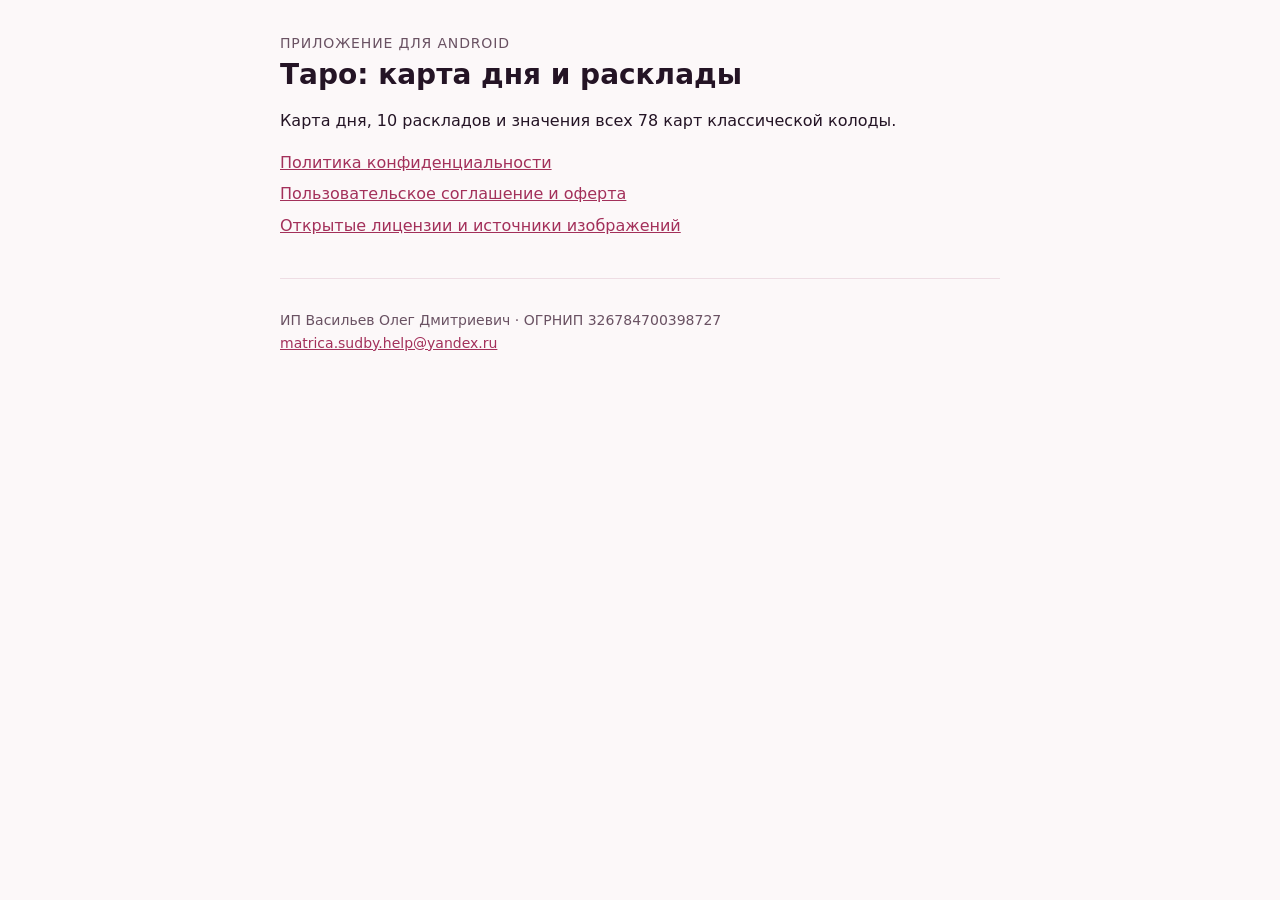
<file: index.html>
<!doctype html>
<html lang="ru">
  <head>
    <meta charset="utf-8" />
    <meta name="viewport" content="width=device-width, initial-scale=1" />
    <title>Таро: карта дня и расклады</title>
    <link rel="stylesheet" href="style.css" />
  </head>
  <body>
    <main>
      <p class="app">Приложение для Android</p>
      <h1>Таро: карта дня и расклады</h1>
      <p>Карта дня, 10 раскладов и значения всех 78 карт классической колоды.</p>
      <ul class="links">
        <li><a href="privacy.html">Политика конфиденциальности</a></li>
        <li><a href="terms.html">Пользовательское соглашение и оферта</a></li>
        <li><a href="licenses.html">Открытые лицензии и источники изображений</a></li>
      </ul>
      <footer>
        <p>
          ИП Васильев Олег Дмитриевич · ОГРНИП 326784700398727<br />
          <a href="mailto:matrica.sudby.help@yandex.ru">matrica.sudby.help@yandex.ru</a>
        </p>
      </footer>
    </main>
  </body>
</html>
</file>
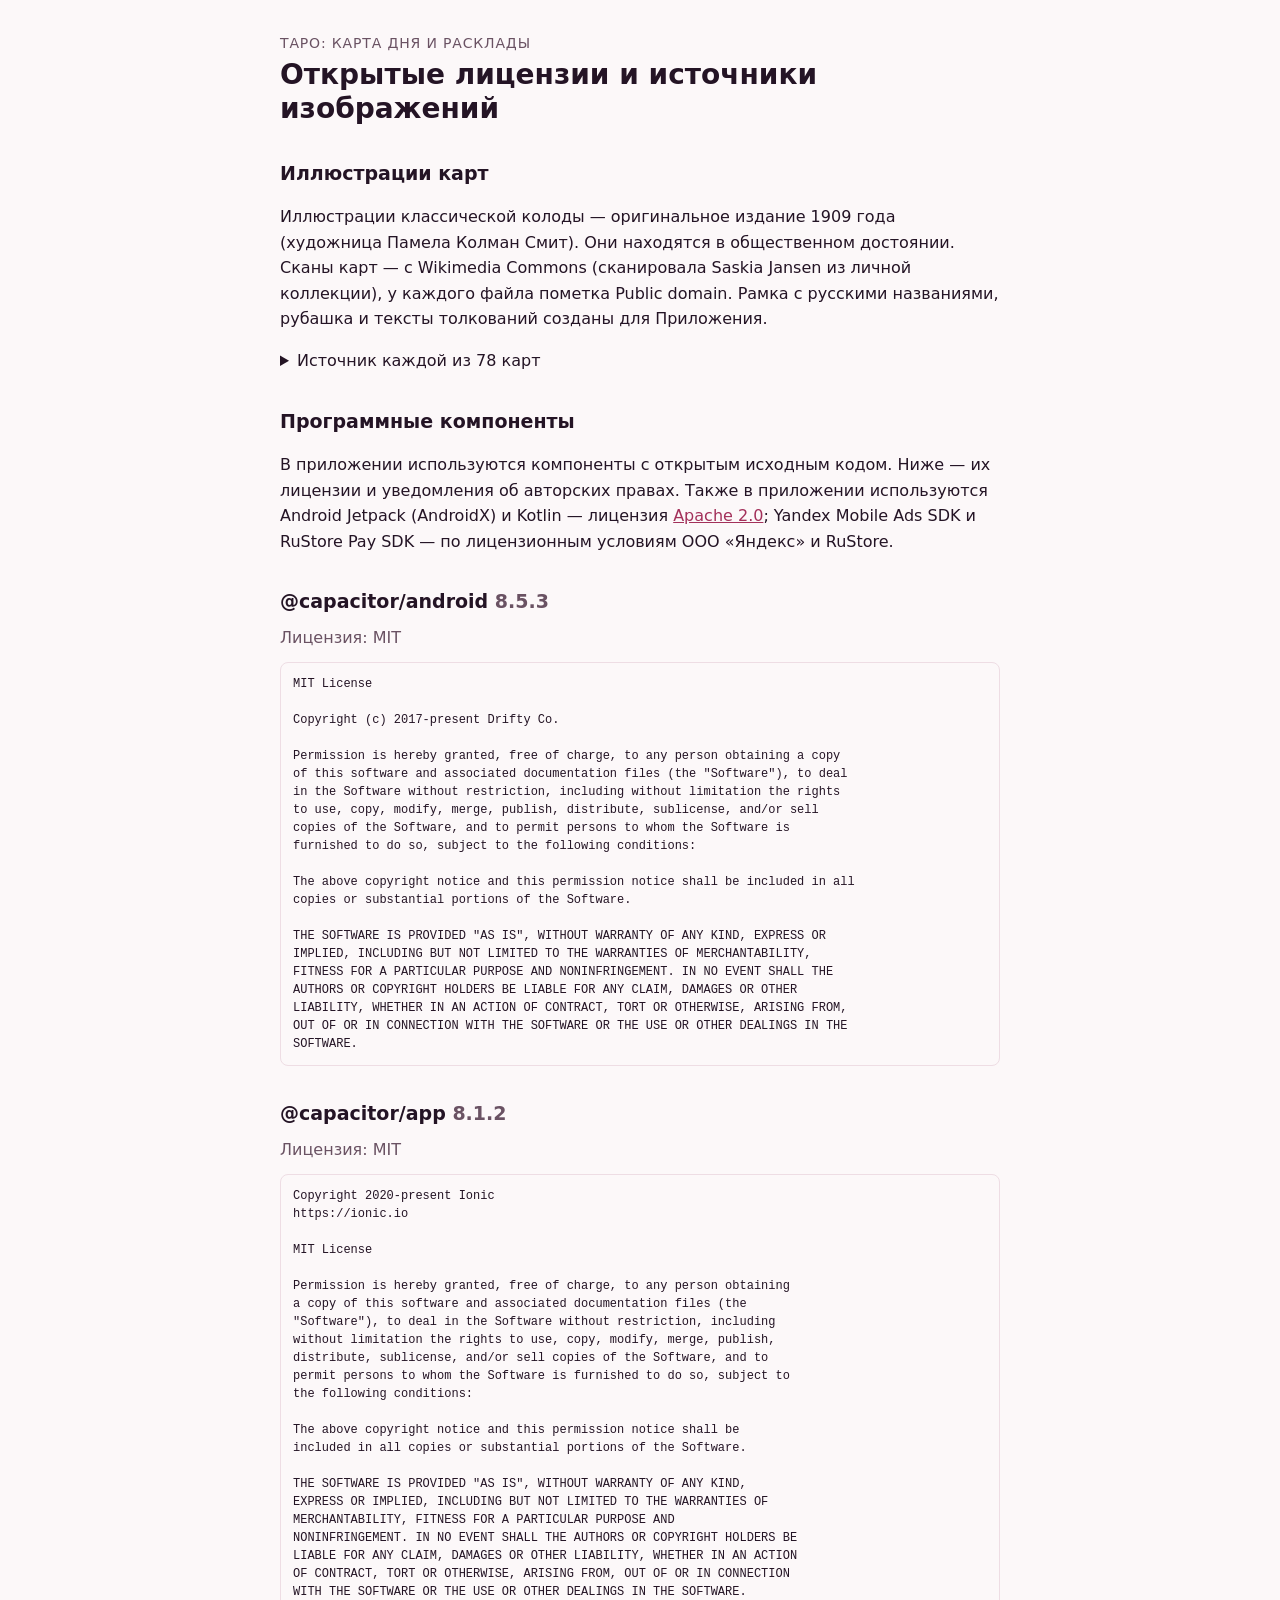
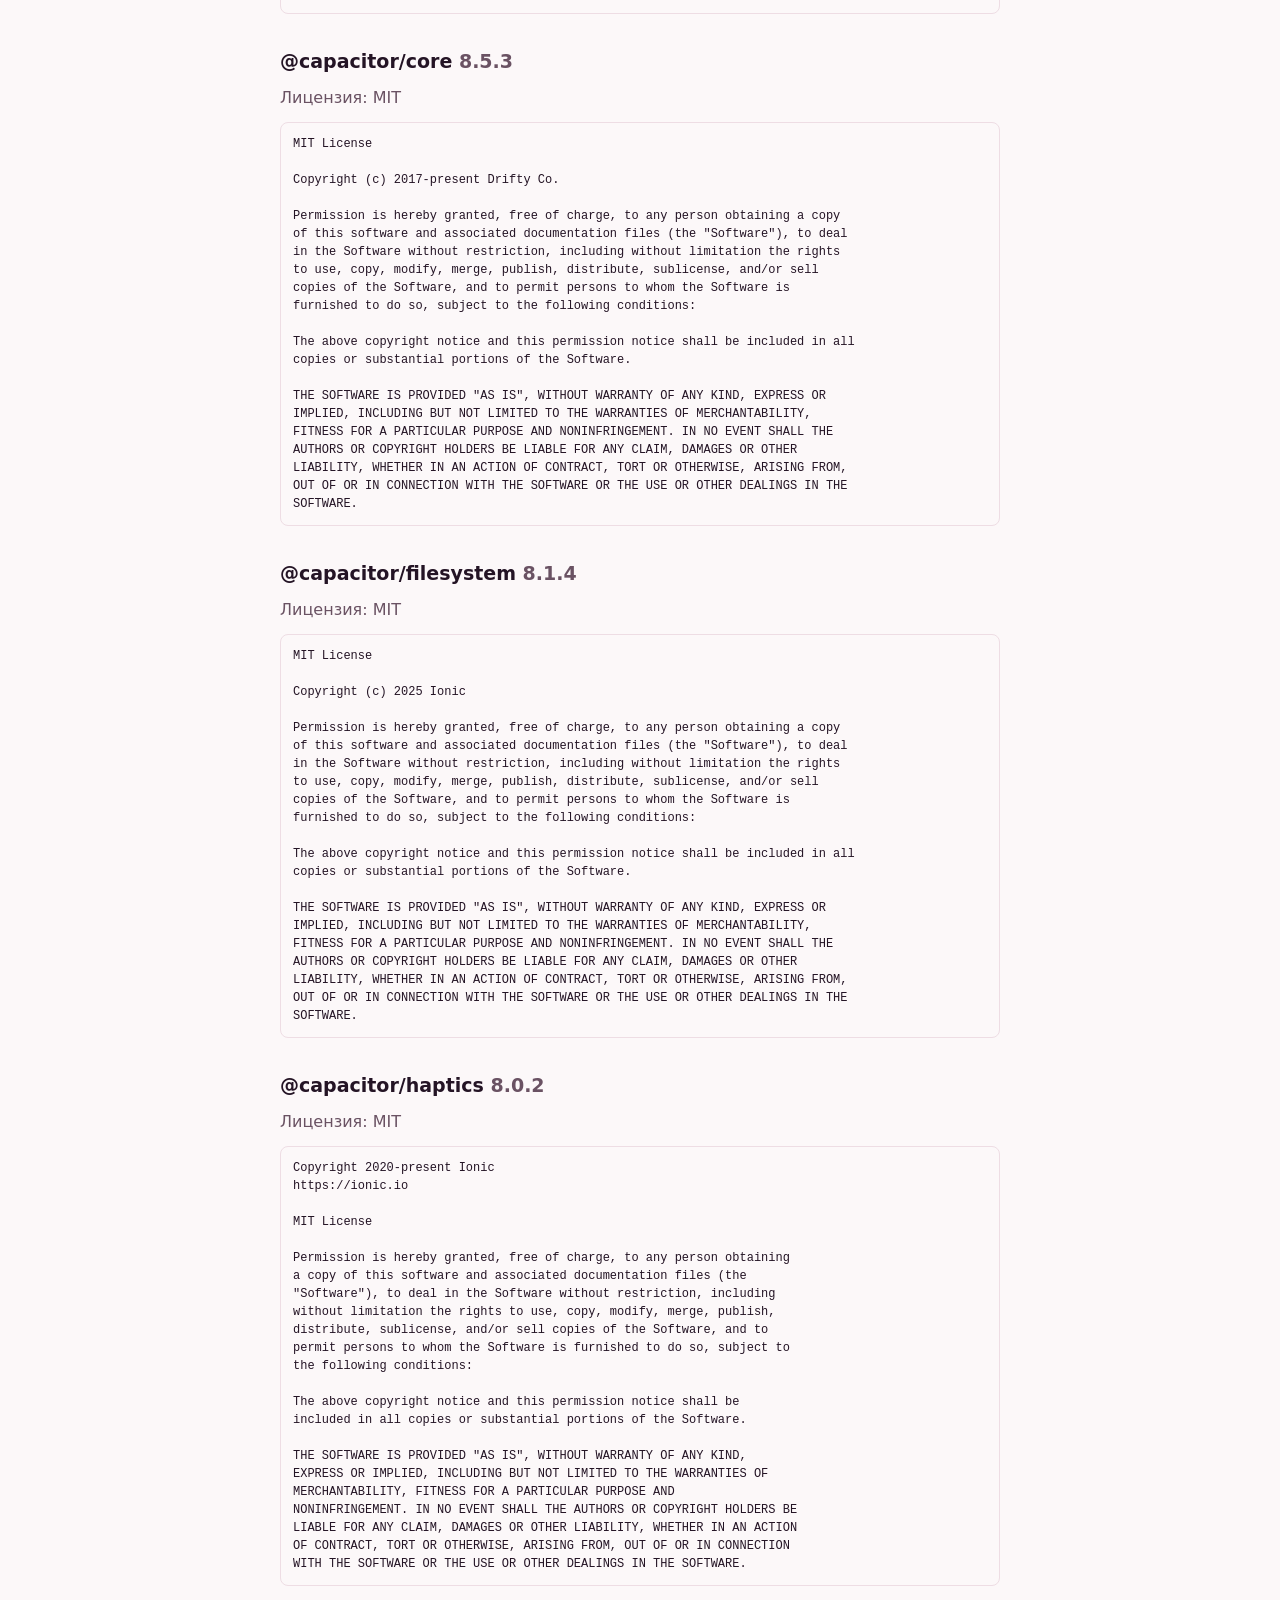
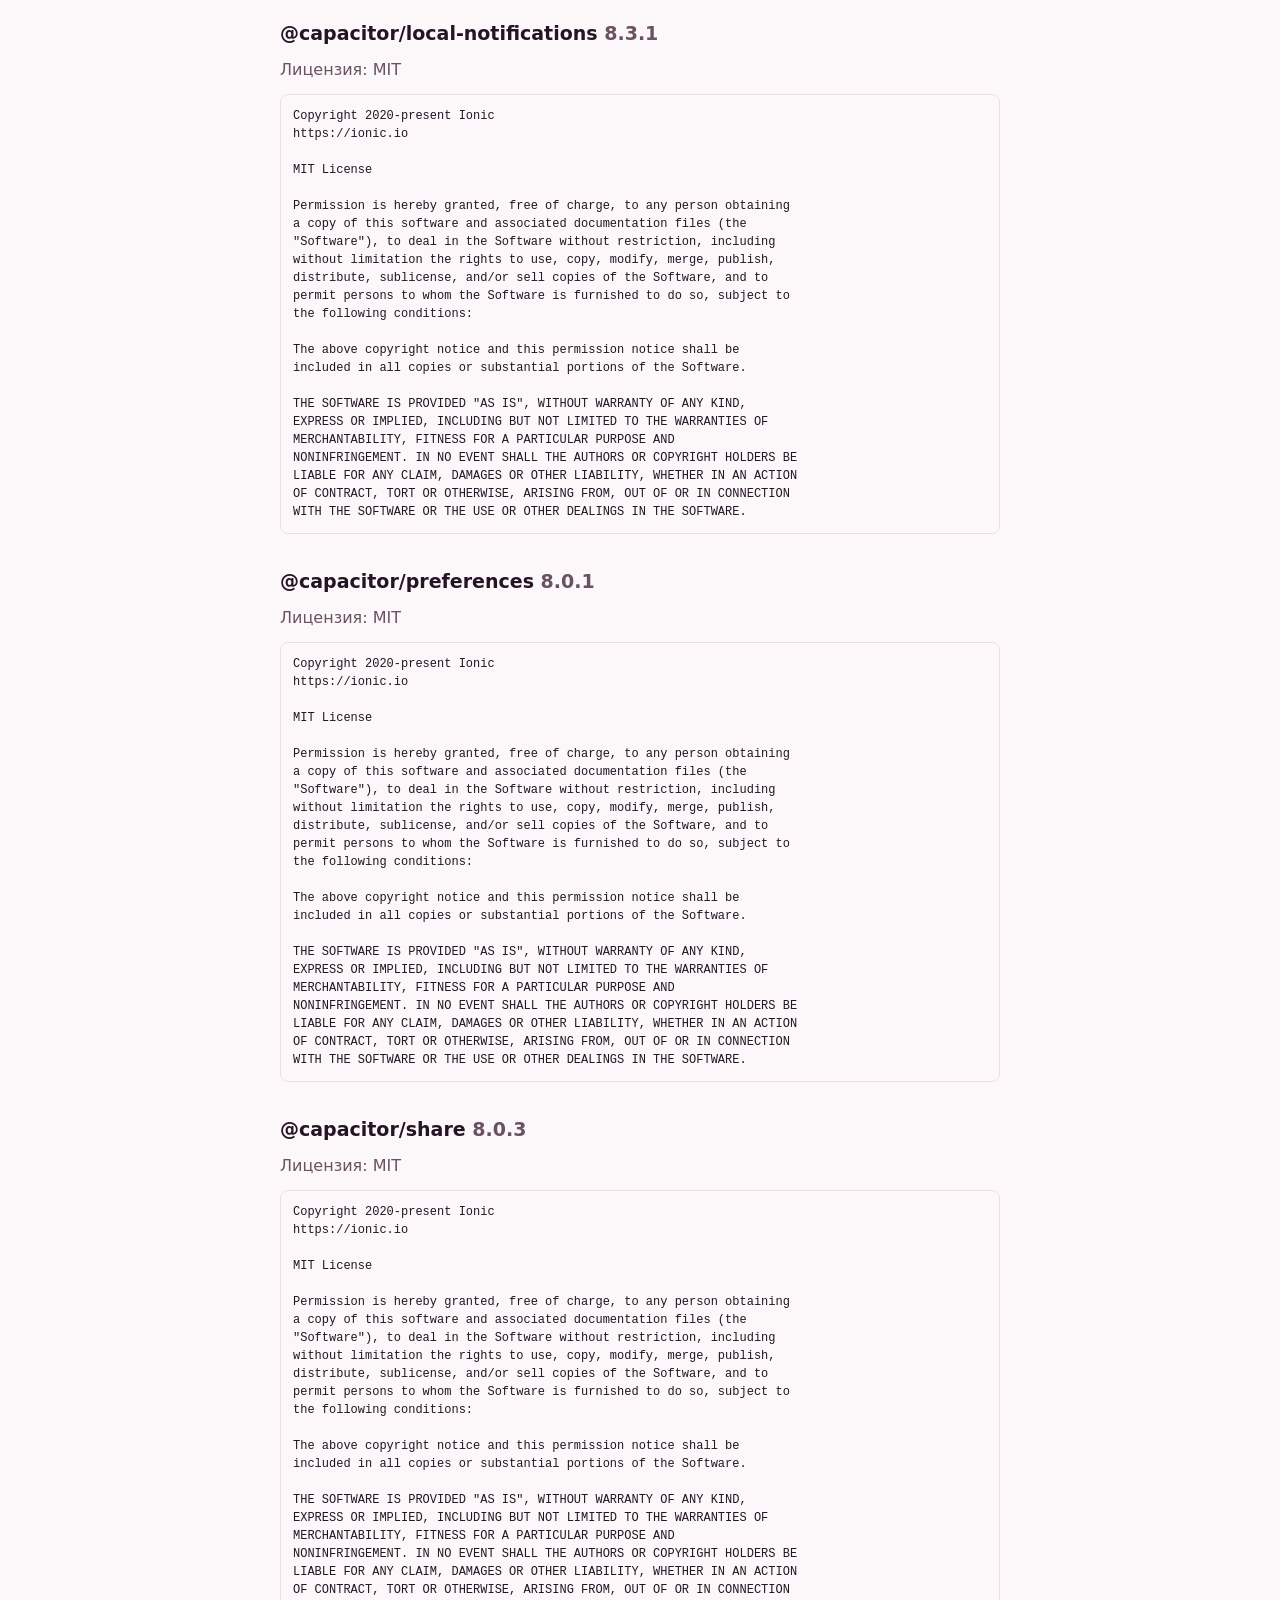
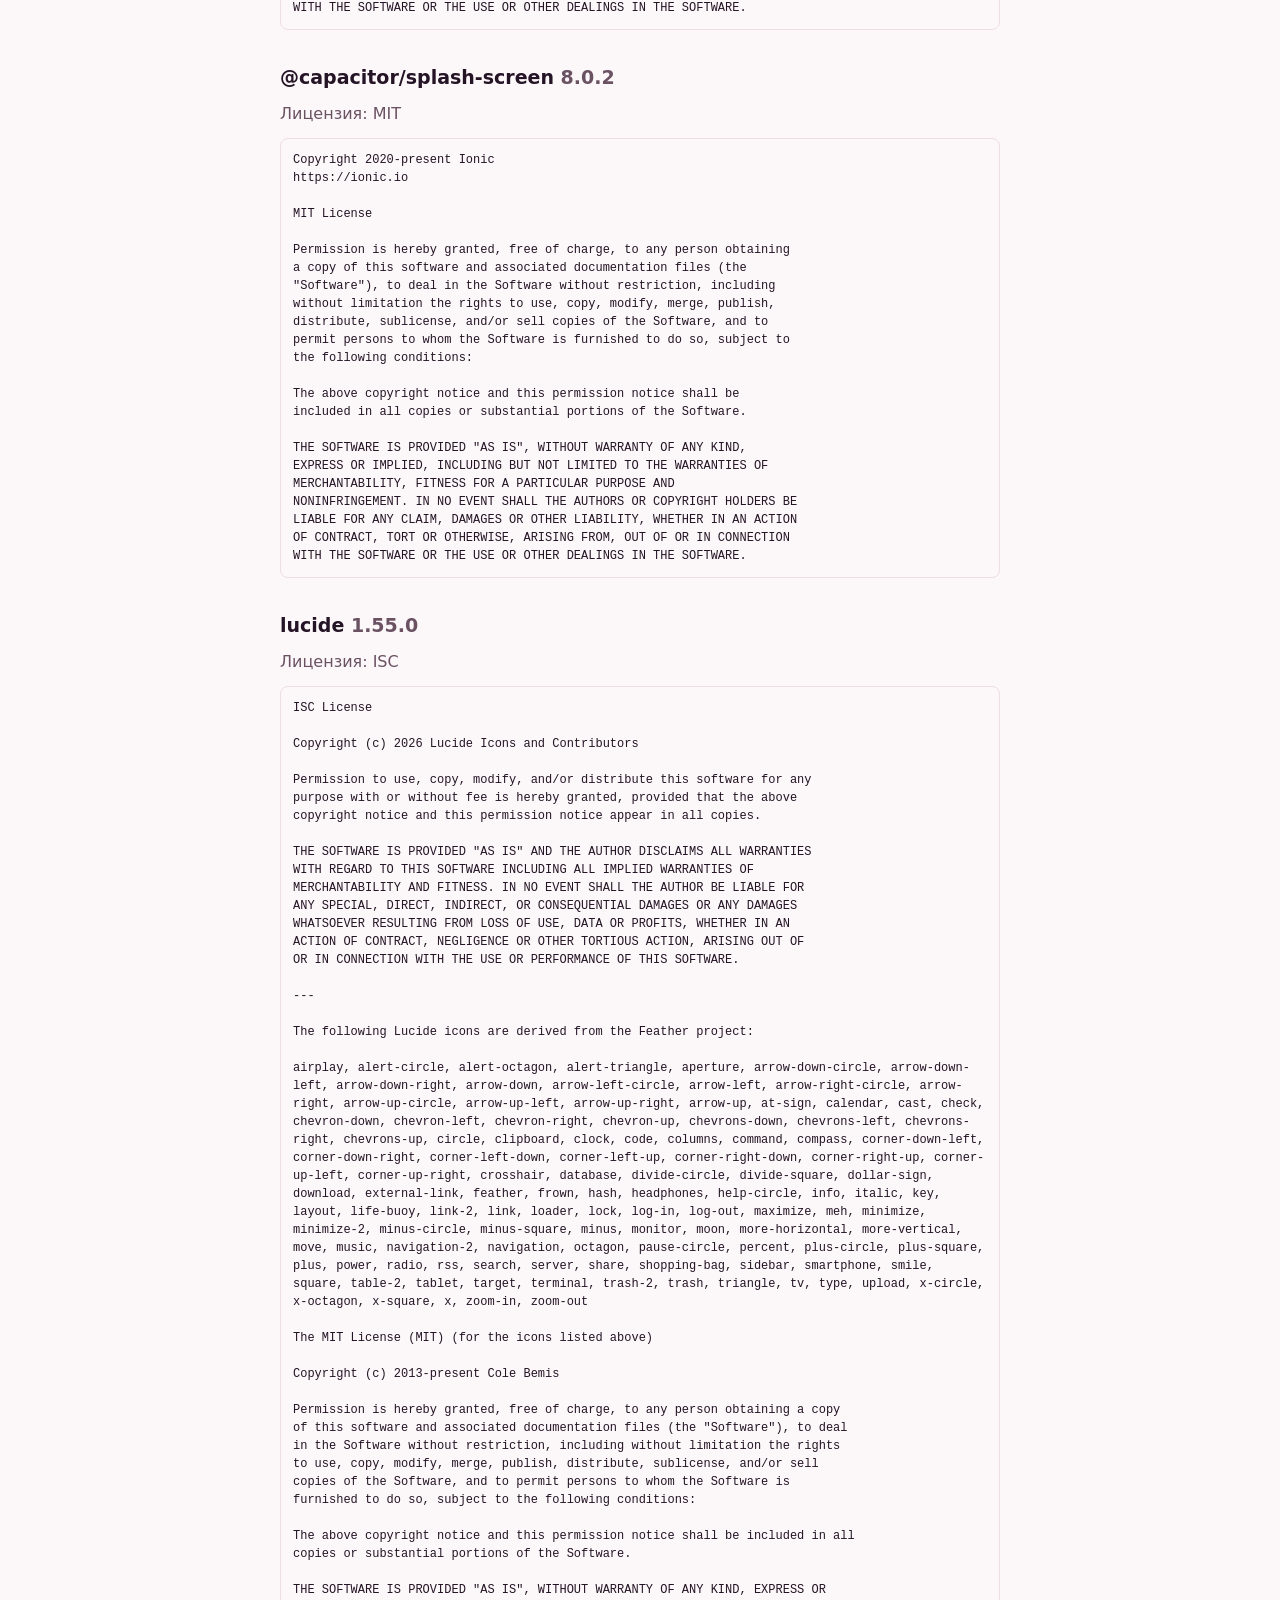
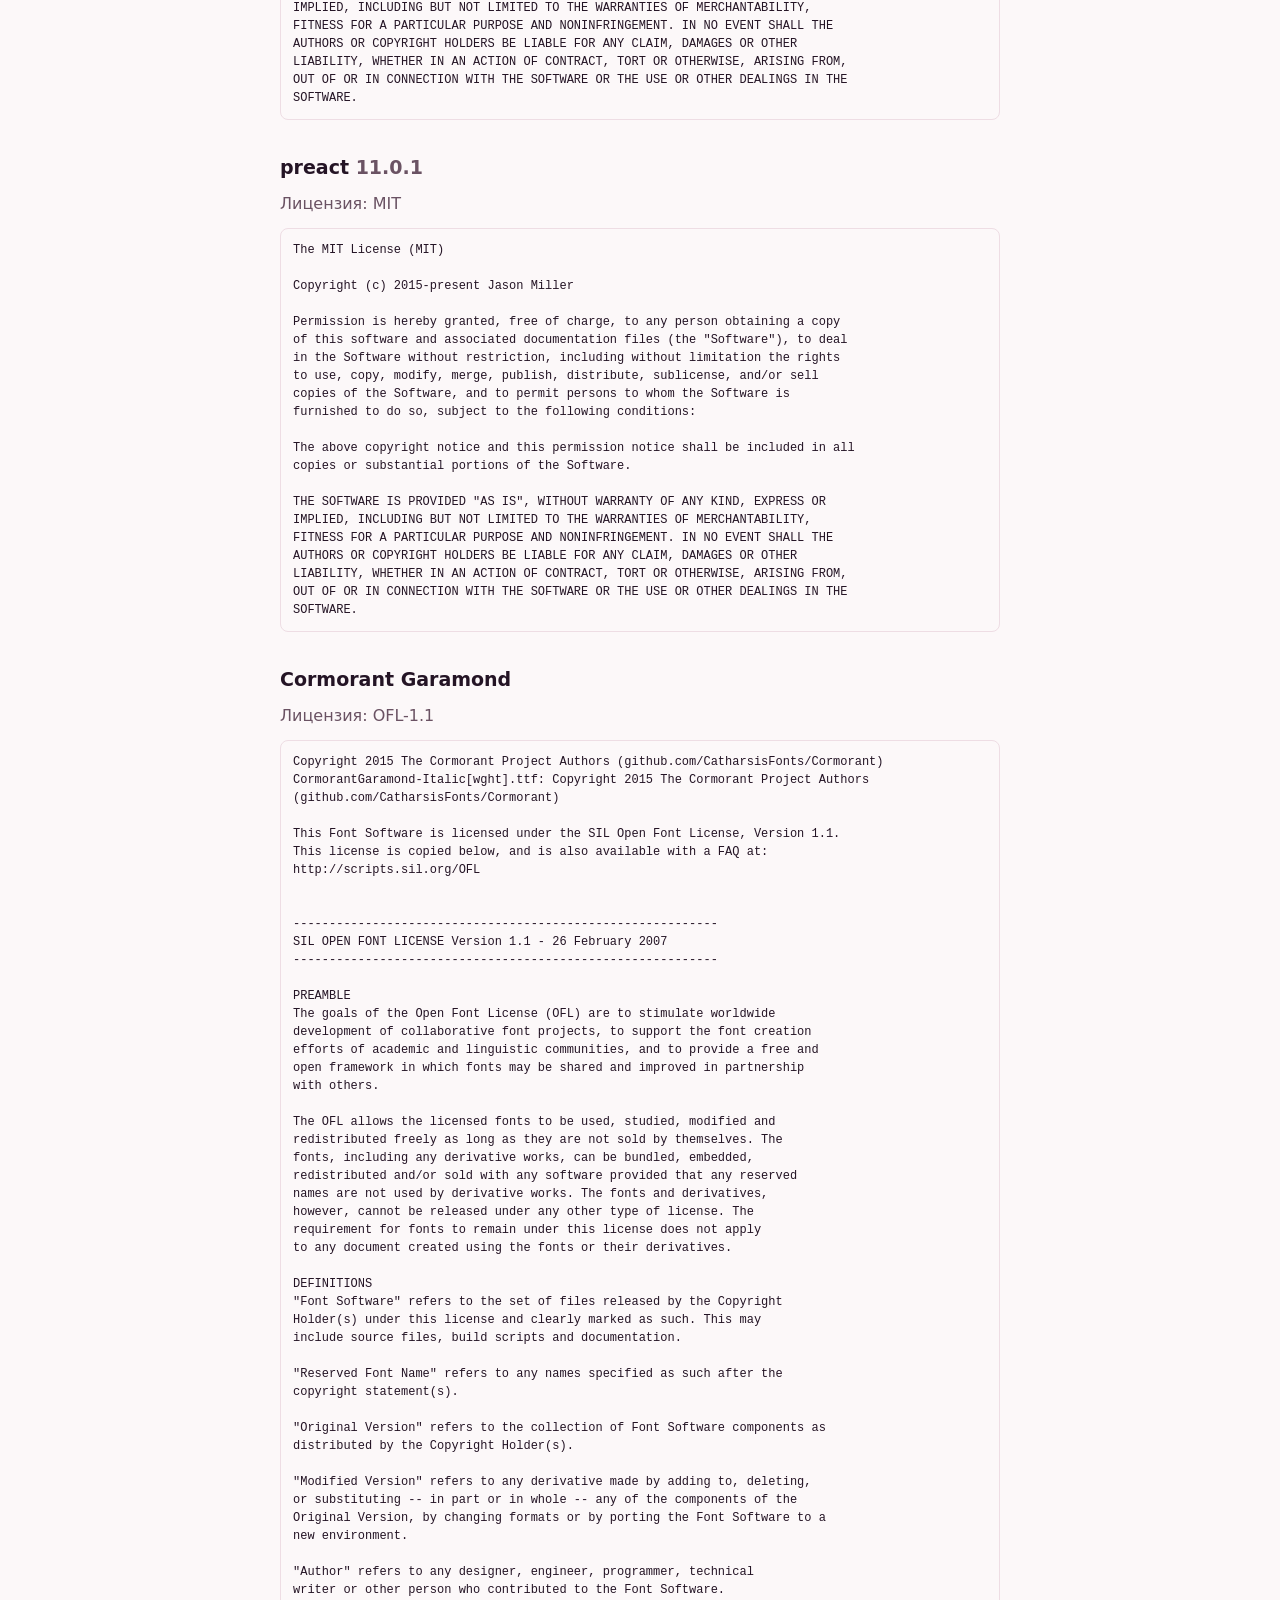
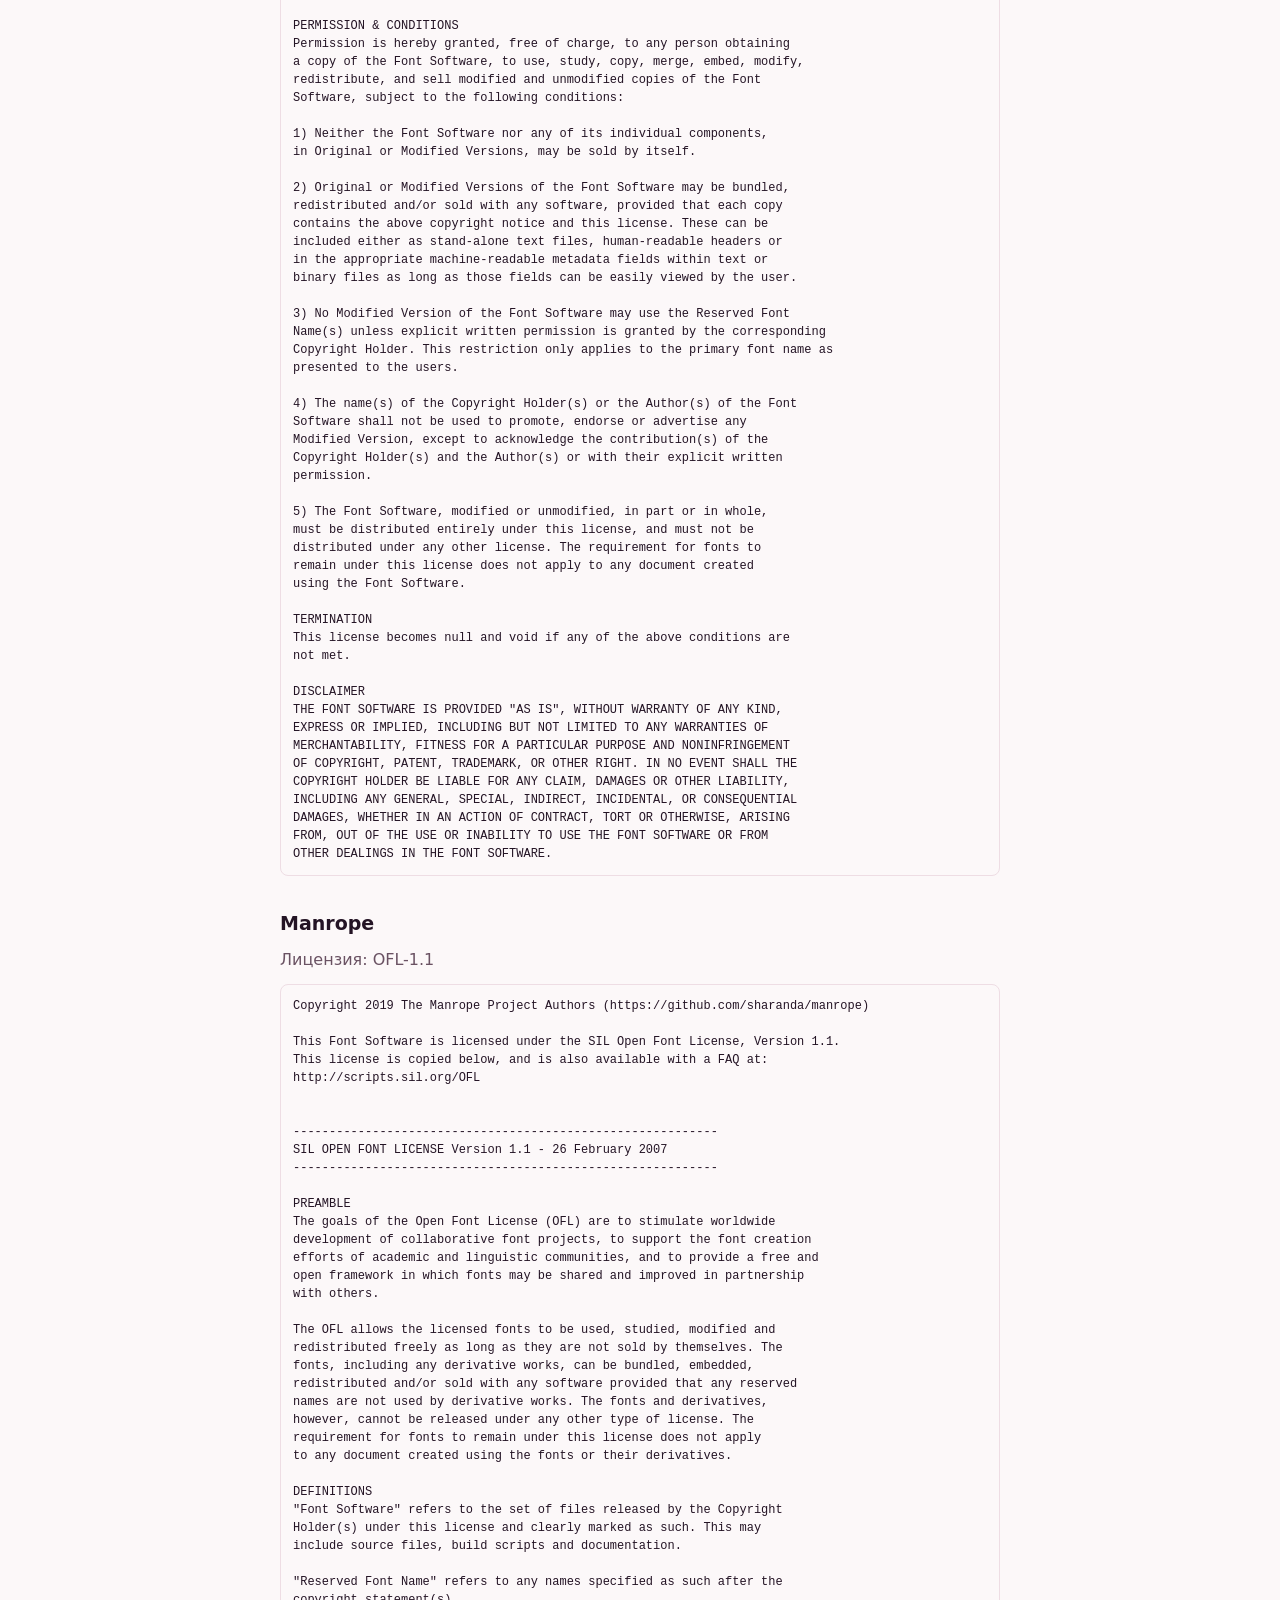
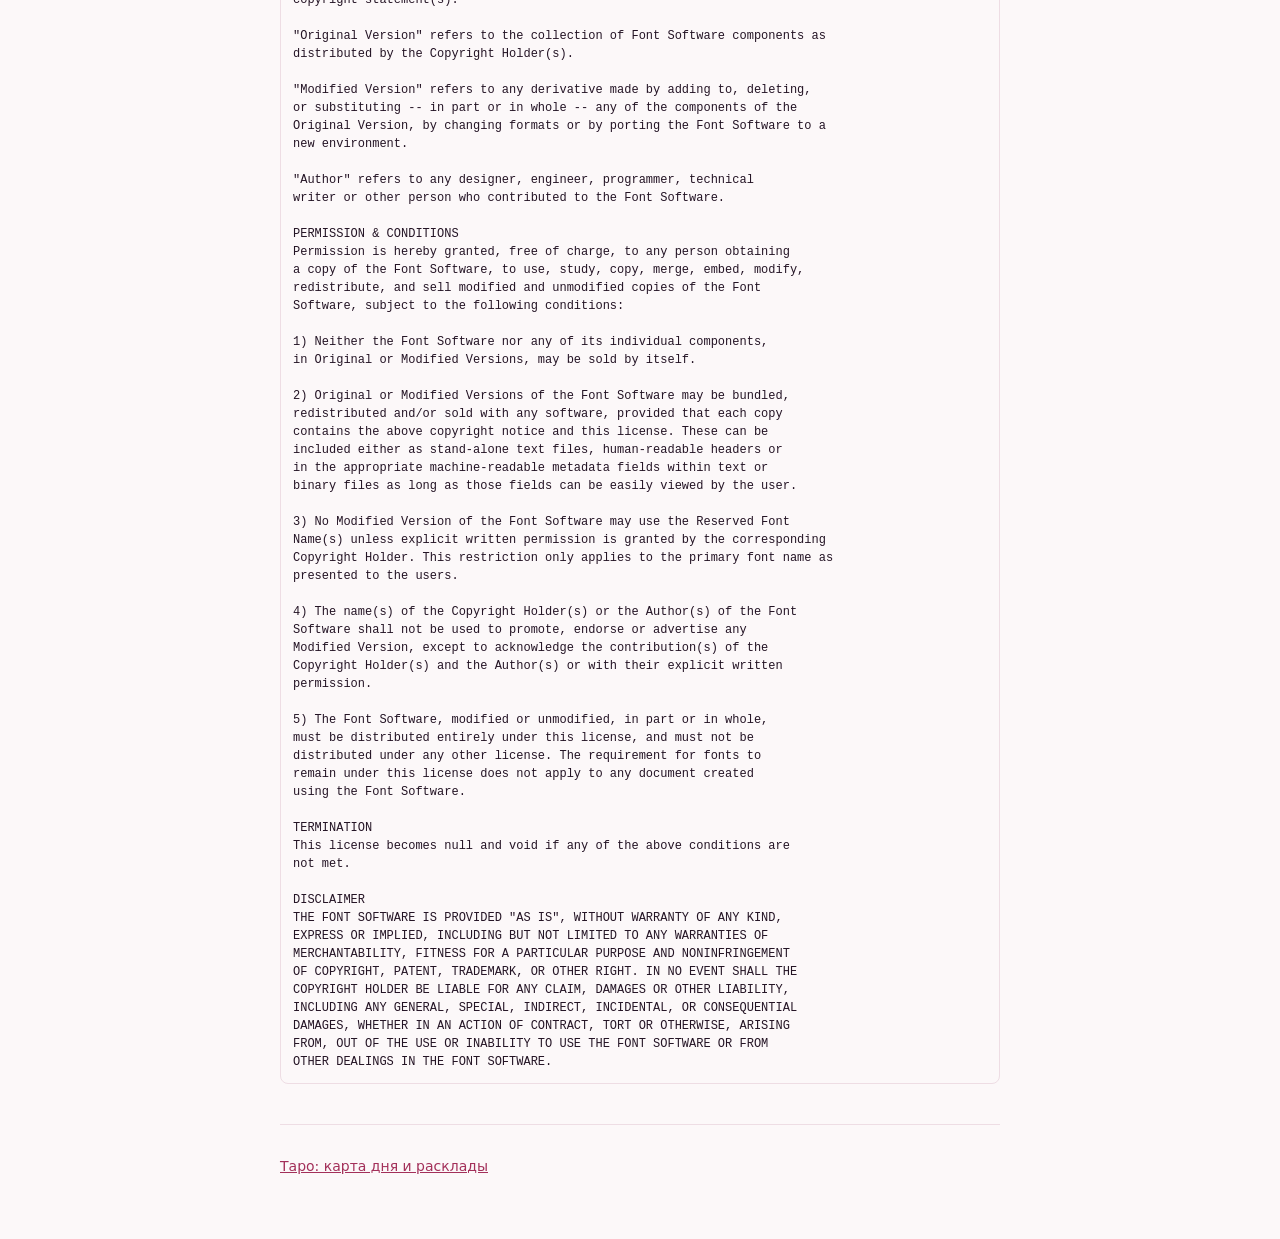
<file: licenses.html>
<!doctype html>
<html lang="ru">
  <head>
    <meta charset="utf-8" />
    <meta name="viewport" content="width=device-width, initial-scale=1" />
    <title>Открытые лицензии — Таро: карта дня и расклады</title>
    <link rel="stylesheet" href="style.css" />
  </head>
  <body>
    <main>
      <p class="app">Таро: карта дня и расклады</p>
      <h1>Открытые лицензии и источники изображений</h1>

      <h2>Иллюстрации карт</h2>
      <p>
        Иллюстрации классической колоды — оригинальное издание 1909 года (художница Памела Колман Смит). Они находятся
        в общественном достоянии. Сканы карт — с Wikimedia Commons (сканировала Saskia Jansen из личной коллекции), у каждого
        файла пометка Public domain. Рамка с русскими названиями, рубашка и тексты толкований созданы для Приложения.
      </p>
      <details>
        <summary>Источник каждой из 78 карт</summary>
        <ul>
          <li>Шут — <a href="https://commons.wikimedia.org/wiki/File:RWS1909_-_00_Fool.jpeg">RWS1909 - 00 Fool.jpeg</a></li>
          <li>Маг — <a href="https://commons.wikimedia.org/wiki/File:RWS1909_-_01_Magician.jpeg">RWS1909 - 01 Magician.jpeg</a></li>
          <li>Верховная Жрица — <a href="https://commons.wikimedia.org/wiki/File:RWS1909_-_02_High_Priestess.jpeg">RWS1909 - 02 High Priestess.jpeg</a></li>
          <li>Императрица — <a href="https://commons.wikimedia.org/wiki/File:RWS1909_-_03_Empress.jpeg">RWS1909 - 03 Empress.jpeg</a></li>
          <li>Император — <a href="https://commons.wikimedia.org/wiki/File:RWS1909_-_04_Emperor.jpeg">RWS1909 - 04 Emperor.jpeg</a></li>
          <li>Иерофант — <a href="https://commons.wikimedia.org/wiki/File:RWS1909_-_05_Hierophant.jpeg">RWS1909 - 05 Hierophant.jpeg</a></li>
          <li>Влюблённые — <a href="https://commons.wikimedia.org/wiki/File:RWS1909_-_06_Lovers.jpeg">RWS1909 - 06 Lovers.jpeg</a></li>
          <li>Колесница — <a href="https://commons.wikimedia.org/wiki/File:RWS1909_-_07_Chariot.jpeg">RWS1909 - 07 Chariot.jpeg</a></li>
          <li>Сила — <a href="https://commons.wikimedia.org/wiki/File:RWS1909_-_08_Strength.jpeg">RWS1909 - 08 Strength.jpeg</a></li>
          <li>Отшельник — <a href="https://commons.wikimedia.org/wiki/File:RWS1909_-_09_Hermit.jpeg">RWS1909 - 09 Hermit.jpeg</a></li>
          <li>Колесо Фортуны — <a href="https://commons.wikimedia.org/wiki/File:RWS1909_-_10_Wheel_of_Fortune.jpeg">RWS1909 - 10 Wheel of Fortune.jpeg</a></li>
          <li>Справедливость — <a href="https://commons.wikimedia.org/wiki/File:RWS1909_-_11_Justice.jpeg">RWS1909 - 11 Justice.jpeg</a></li>
          <li>Повешенный — <a href="https://commons.wikimedia.org/wiki/File:RWS1909_-_12_Hanged_Man.jpeg">RWS1909 - 12 Hanged Man.jpeg</a></li>
          <li>Смерть — <a href="https://commons.wikimedia.org/wiki/File:RWS1909_-_13_Death.jpeg">RWS1909 - 13 Death.jpeg</a></li>
          <li>Умеренность — <a href="https://commons.wikimedia.org/wiki/File:RWS1909_-_14_Temperance.jpeg">RWS1909 - 14 Temperance.jpeg</a></li>
          <li>Дьявол — <a href="https://commons.wikimedia.org/wiki/File:RWS1909_-_15_Devil.jpeg">RWS1909 - 15 Devil.jpeg</a></li>
          <li>Башня — <a href="https://commons.wikimedia.org/wiki/File:RWS1909_-_16_Tower.jpeg">RWS1909 - 16 Tower.jpeg</a></li>
          <li>Звезда — <a href="https://commons.wikimedia.org/wiki/File:RWS1909_-_17_Star.jpeg">RWS1909 - 17 Star.jpeg</a></li>
          <li>Луна — <a href="https://commons.wikimedia.org/wiki/File:RWS1909_-_18_Moon.jpeg">RWS1909 - 18 Moon.jpeg</a></li>
          <li>Солнце — <a href="https://commons.wikimedia.org/wiki/File:RWS1909_-_19_Sun.jpeg">RWS1909 - 19 Sun.jpeg</a></li>
          <li>Суд — <a href="https://commons.wikimedia.org/wiki/File:RWS1909_-_20_Judgement.jpeg">RWS1909 - 20 Judgement.jpeg</a></li>
          <li>Мир — <a href="https://commons.wikimedia.org/wiki/File:RWS1909_-_21_World.jpeg">RWS1909 - 21 World.jpeg</a></li>
          <li>Туз Жезлов — <a href="https://commons.wikimedia.org/wiki/File:RWS1909_-_Wands_01.jpeg">RWS1909 - Wands 01.jpeg</a></li>
          <li>Двойка Жезлов — <a href="https://commons.wikimedia.org/wiki/File:RWS1909_-_Wands_02.jpeg">RWS1909 - Wands 02.jpeg</a></li>
          <li>Тройка Жезлов — <a href="https://commons.wikimedia.org/wiki/File:RWS1909_-_Wands_03.jpeg">RWS1909 - Wands 03.jpeg</a></li>
          <li>Четвёрка Жезлов — <a href="https://commons.wikimedia.org/wiki/File:RWS1909_-_Wands_04.jpeg">RWS1909 - Wands 04.jpeg</a></li>
          <li>Пятёрка Жезлов — <a href="https://commons.wikimedia.org/wiki/File:RWS1909_-_Wands_05.jpeg">RWS1909 - Wands 05.jpeg</a></li>
          <li>Шестёрка Жезлов — <a href="https://commons.wikimedia.org/wiki/File:RWS1909_-_Wands_06.jpeg">RWS1909 - Wands 06.jpeg</a></li>
          <li>Семёрка Жезлов — <a href="https://commons.wikimedia.org/wiki/File:RWS1909_-_Wands_07.jpeg">RWS1909 - Wands 07.jpeg</a></li>
          <li>Восьмёрка Жезлов — <a href="https://commons.wikimedia.org/wiki/File:RWS1909_-_Wands_08.jpeg">RWS1909 - Wands 08.jpeg</a></li>
          <li>Девятка Жезлов — <a href="https://commons.wikimedia.org/wiki/File:RWS1909_-_Wands_09.jpeg">RWS1909 - Wands 09.jpeg</a></li>
          <li>Десятка Жезлов — <a href="https://commons.wikimedia.org/wiki/File:RWS1909_-_Wands_10.jpeg">RWS1909 - Wands 10.jpeg</a></li>
          <li>Паж Жезлов — <a href="https://commons.wikimedia.org/wiki/File:RWS1909_-_Wands_11.jpeg">RWS1909 - Wands 11.jpeg</a></li>
          <li>Рыцарь Жезлов — <a href="https://commons.wikimedia.org/wiki/File:RWS1909_-_Wands_12.jpeg">RWS1909 - Wands 12.jpeg</a></li>
          <li>Королева Жезлов — <a href="https://commons.wikimedia.org/wiki/File:RWS1909_-_Wands_13.jpeg">RWS1909 - Wands 13.jpeg</a></li>
          <li>Король Жезлов — <a href="https://commons.wikimedia.org/wiki/File:RWS1909_-_Wands_14.jpeg">RWS1909 - Wands 14.jpeg</a></li>
          <li>Туз Кубков — <a href="https://commons.wikimedia.org/wiki/File:RWS1909_-_Cups_01.jpeg">RWS1909 - Cups 01.jpeg</a></li>
          <li>Двойка Кубков — <a href="https://commons.wikimedia.org/wiki/File:RWS1909_-_Cups_02.jpeg">RWS1909 - Cups 02.jpeg</a></li>
          <li>Тройка Кубков — <a href="https://commons.wikimedia.org/wiki/File:RWS1909_-_Cups_03.jpeg">RWS1909 - Cups 03.jpeg</a></li>
          <li>Четвёрка Кубков — <a href="https://commons.wikimedia.org/wiki/File:RWS1909_-_Cups_04.jpeg">RWS1909 - Cups 04.jpeg</a></li>
          <li>Пятёрка Кубков — <a href="https://commons.wikimedia.org/wiki/File:RWS1909_-_Cups_05.jpeg">RWS1909 - Cups 05.jpeg</a></li>
          <li>Шестёрка Кубков — <a href="https://commons.wikimedia.org/wiki/File:RWS1909_-_Cups_06.jpeg">RWS1909 - Cups 06.jpeg</a></li>
          <li>Семёрка Кубков — <a href="https://commons.wikimedia.org/wiki/File:RWS1909_-_Cups_07.jpeg">RWS1909 - Cups 07.jpeg</a></li>
          <li>Восьмёрка Кубков — <a href="https://commons.wikimedia.org/wiki/File:RWS1909_-_Cups_08.jpeg">RWS1909 - Cups 08.jpeg</a></li>
          <li>Девятка Кубков — <a href="https://commons.wikimedia.org/wiki/File:RWS1909_-_Cups_09.jpeg">RWS1909 - Cups 09.jpeg</a></li>
          <li>Десятка Кубков — <a href="https://commons.wikimedia.org/wiki/File:RWS1909_-_Cups_10.jpeg">RWS1909 - Cups 10.jpeg</a></li>
          <li>Паж Кубков — <a href="https://commons.wikimedia.org/wiki/File:RWS1909_-_Cups_11.jpeg">RWS1909 - Cups 11.jpeg</a></li>
          <li>Рыцарь Кубков — <a href="https://commons.wikimedia.org/wiki/File:RWS1909_-_Cups_12.jpeg">RWS1909 - Cups 12.jpeg</a></li>
          <li>Королева Кубков — <a href="https://commons.wikimedia.org/wiki/File:RWS1909_-_Cups_13.jpeg">RWS1909 - Cups 13.jpeg</a></li>
          <li>Король Кубков — <a href="https://commons.wikimedia.org/wiki/File:RWS1909_-_Cups_14.jpeg">RWS1909 - Cups 14.jpeg</a></li>
          <li>Туз Мечей — <a href="https://commons.wikimedia.org/wiki/File:RWS1909_-_Swords_01.jpeg">RWS1909 - Swords 01.jpeg</a></li>
          <li>Двойка Мечей — <a href="https://commons.wikimedia.org/wiki/File:RWS1909_-_Swords_02.jpeg">RWS1909 - Swords 02.jpeg</a></li>
          <li>Тройка Мечей — <a href="https://commons.wikimedia.org/wiki/File:RWS1909_-_Swords_03.jpeg">RWS1909 - Swords 03.jpeg</a></li>
          <li>Четвёрка Мечей — <a href="https://commons.wikimedia.org/wiki/File:RWS1909_-_Swords_04.jpeg">RWS1909 - Swords 04.jpeg</a></li>
          <li>Пятёрка Мечей — <a href="https://commons.wikimedia.org/wiki/File:RWS1909_-_Swords_05.jpeg">RWS1909 - Swords 05.jpeg</a></li>
          <li>Шестёрка Мечей — <a href="https://commons.wikimedia.org/wiki/File:RWS1909_-_Swords_06.jpeg">RWS1909 - Swords 06.jpeg</a></li>
          <li>Семёрка Мечей — <a href="https://commons.wikimedia.org/wiki/File:RWS1909_-_Swords_07.jpeg">RWS1909 - Swords 07.jpeg</a></li>
          <li>Восьмёрка Мечей — <a href="https://commons.wikimedia.org/wiki/File:RWS1909_-_Swords_08.jpeg">RWS1909 - Swords 08.jpeg</a></li>
          <li>Девятка Мечей — <a href="https://commons.wikimedia.org/wiki/File:RWS1909_-_Swords_09.jpeg">RWS1909 - Swords 09.jpeg</a></li>
          <li>Десятка Мечей — <a href="https://commons.wikimedia.org/wiki/File:RWS1909_-_Swords_10.jpeg">RWS1909 - Swords 10.jpeg</a></li>
          <li>Паж Мечей — <a href="https://commons.wikimedia.org/wiki/File:RWS1909_-_Swords_11.jpeg">RWS1909 - Swords 11.jpeg</a></li>
          <li>Рыцарь Мечей — <a href="https://commons.wikimedia.org/wiki/File:RWS1909_-_Swords_12.jpeg">RWS1909 - Swords 12.jpeg</a></li>
          <li>Королева Мечей — <a href="https://commons.wikimedia.org/wiki/File:RWS1909_-_Swords_13.jpeg">RWS1909 - Swords 13.jpeg</a></li>
          <li>Король Мечей — <a href="https://commons.wikimedia.org/wiki/File:RWS1909_-_Swords_14.jpeg">RWS1909 - Swords 14.jpeg</a></li>
          <li>Туз Пентаклей — <a href="https://commons.wikimedia.org/wiki/File:RWS1909_-_Pentacles_01.jpeg">RWS1909 - Pentacles 01.jpeg</a></li>
          <li>Двойка Пентаклей — <a href="https://commons.wikimedia.org/wiki/File:RWS1909_-_Pentacles_02.jpeg">RWS1909 - Pentacles 02.jpeg</a></li>
          <li>Тройка Пентаклей — <a href="https://commons.wikimedia.org/wiki/File:RWS1909_-_Pentacles_03.jpeg">RWS1909 - Pentacles 03.jpeg</a></li>
          <li>Четвёрка Пентаклей — <a href="https://commons.wikimedia.org/wiki/File:RWS1909_-_Pentacles_04.jpeg">RWS1909 - Pentacles 04.jpeg</a></li>
          <li>Пятёрка Пентаклей — <a href="https://commons.wikimedia.org/wiki/File:RWS1909_-_Pentacles_05.jpeg">RWS1909 - Pentacles 05.jpeg</a></li>
          <li>Шестёрка Пентаклей — <a href="https://commons.wikimedia.org/wiki/File:RWS1909_-_Pentacles_06.jpeg">RWS1909 - Pentacles 06.jpeg</a></li>
          <li>Семёрка Пентаклей — <a href="https://commons.wikimedia.org/wiki/File:RWS1909_-_Pentacles_07.jpeg">RWS1909 - Pentacles 07.jpeg</a></li>
          <li>Восьмёрка Пентаклей — <a href="https://commons.wikimedia.org/wiki/File:RWS1909_-_Pentacles_08.jpeg">RWS1909 - Pentacles 08.jpeg</a></li>
          <li>Девятка Пентаклей — <a href="https://commons.wikimedia.org/wiki/File:RWS1909_-_Pentacles_09.jpeg">RWS1909 - Pentacles 09.jpeg</a></li>
          <li>Десятка Пентаклей — <a href="https://commons.wikimedia.org/wiki/File:RWS1909_-_Pentacles_10.jpeg">RWS1909 - Pentacles 10.jpeg</a></li>
          <li>Паж Пентаклей — <a href="https://commons.wikimedia.org/wiki/File:RWS1909_-_Pentacles_11.jpeg">RWS1909 - Pentacles 11.jpeg</a></li>
          <li>Рыцарь Пентаклей — <a href="https://commons.wikimedia.org/wiki/File:RWS1909_-_Pentacles_12.jpeg">RWS1909 - Pentacles 12.jpeg</a></li>
          <li>Королева Пентаклей — <a href="https://commons.wikimedia.org/wiki/File:RWS1909_-_Pentacles_13.jpeg">RWS1909 - Pentacles 13.jpeg</a></li>
          <li>Король Пентаклей — <a href="https://commons.wikimedia.org/wiki/File:RWS1909_-_Pentacles_14.jpeg">RWS1909 - Pentacles 14.jpeg</a></li>
        </ul>
      </details>

      <h2>Программные компоненты</h2>
      <p>
        В приложении используются компоненты с открытым исходным кодом. Ниже — их лицензии и уведомления об авторских
        правах. Также в приложении используются Android Jetpack (AndroidX) и Kotlin — лицензия
        <a href="https://www.apache.org/licenses/LICENSE-2.0">Apache 2.0</a>; Yandex Mobile Ads SDK и RuStore Pay SDK — по
        лицензионным условиям ООО «Яндекс» и RuStore.
      </p>

      <section class="license">
        <h2>@capacitor/android <span class="date">8.5.3</span></h2>
        <p class="date">Лицензия: MIT</p>
        <pre>MIT License

Copyright (c) 2017-present Drifty Co.

Permission is hereby granted, free of charge, to any person obtaining a copy
of this software and associated documentation files (the "Software"), to deal
in the Software without restriction, including without limitation the rights
to use, copy, modify, merge, publish, distribute, sublicense, and/or sell
copies of the Software, and to permit persons to whom the Software is
furnished to do so, subject to the following conditions:

The above copyright notice and this permission notice shall be included in all
copies or substantial portions of the Software.

THE SOFTWARE IS PROVIDED "AS IS", WITHOUT WARRANTY OF ANY KIND, EXPRESS OR
IMPLIED, INCLUDING BUT NOT LIMITED TO THE WARRANTIES OF MERCHANTABILITY,
FITNESS FOR A PARTICULAR PURPOSE AND NONINFRINGEMENT. IN NO EVENT SHALL THE
AUTHORS OR COPYRIGHT HOLDERS BE LIABLE FOR ANY CLAIM, DAMAGES OR OTHER
LIABILITY, WHETHER IN AN ACTION OF CONTRACT, TORT OR OTHERWISE, ARISING FROM,
OUT OF OR IN CONNECTION WITH THE SOFTWARE OR THE USE OR OTHER DEALINGS IN THE
SOFTWARE.</pre>
      </section>

      <section class="license">
        <h2>@capacitor/app <span class="date">8.1.2</span></h2>
        <p class="date">Лицензия: MIT</p>
        <pre>Copyright 2020-present Ionic
https://ionic.io

MIT License

Permission is hereby granted, free of charge, to any person obtaining
a copy of this software and associated documentation files (the
"Software"), to deal in the Software without restriction, including
without limitation the rights to use, copy, modify, merge, publish,
distribute, sublicense, and/or sell copies of the Software, and to
permit persons to whom the Software is furnished to do so, subject to
the following conditions:

The above copyright notice and this permission notice shall be
included in all copies or substantial portions of the Software.

THE SOFTWARE IS PROVIDED "AS IS", WITHOUT WARRANTY OF ANY KIND,
EXPRESS OR IMPLIED, INCLUDING BUT NOT LIMITED TO THE WARRANTIES OF
MERCHANTABILITY, FITNESS FOR A PARTICULAR PURPOSE AND
NONINFRINGEMENT. IN NO EVENT SHALL THE AUTHORS OR COPYRIGHT HOLDERS BE
LIABLE FOR ANY CLAIM, DAMAGES OR OTHER LIABILITY, WHETHER IN AN ACTION
OF CONTRACT, TORT OR OTHERWISE, ARISING FROM, OUT OF OR IN CONNECTION
WITH THE SOFTWARE OR THE USE OR OTHER DEALINGS IN THE SOFTWARE.</pre>
      </section>

      <section class="license">
        <h2>@capacitor/core <span class="date">8.5.3</span></h2>
        <p class="date">Лицензия: MIT</p>
        <pre>MIT License

Copyright (c) 2017-present Drifty Co.

Permission is hereby granted, free of charge, to any person obtaining a copy
of this software and associated documentation files (the "Software"), to deal
in the Software without restriction, including without limitation the rights
to use, copy, modify, merge, publish, distribute, sublicense, and/or sell
copies of the Software, and to permit persons to whom the Software is
furnished to do so, subject to the following conditions:

The above copyright notice and this permission notice shall be included in all
copies or substantial portions of the Software.

THE SOFTWARE IS PROVIDED "AS IS", WITHOUT WARRANTY OF ANY KIND, EXPRESS OR
IMPLIED, INCLUDING BUT NOT LIMITED TO THE WARRANTIES OF MERCHANTABILITY,
FITNESS FOR A PARTICULAR PURPOSE AND NONINFRINGEMENT. IN NO EVENT SHALL THE
AUTHORS OR COPYRIGHT HOLDERS BE LIABLE FOR ANY CLAIM, DAMAGES OR OTHER
LIABILITY, WHETHER IN AN ACTION OF CONTRACT, TORT OR OTHERWISE, ARISING FROM,
OUT OF OR IN CONNECTION WITH THE SOFTWARE OR THE USE OR OTHER DEALINGS IN THE
SOFTWARE.</pre>
      </section>

      <section class="license">
        <h2>@capacitor/filesystem <span class="date">8.1.4</span></h2>
        <p class="date">Лицензия: MIT</p>
        <pre>MIT License

Copyright (c) 2025 Ionic

Permission is hereby granted, free of charge, to any person obtaining a copy
of this software and associated documentation files (the "Software"), to deal
in the Software without restriction, including without limitation the rights
to use, copy, modify, merge, publish, distribute, sublicense, and/or sell
copies of the Software, and to permit persons to whom the Software is
furnished to do so, subject to the following conditions:

The above copyright notice and this permission notice shall be included in all
copies or substantial portions of the Software.

THE SOFTWARE IS PROVIDED "AS IS", WITHOUT WARRANTY OF ANY KIND, EXPRESS OR
IMPLIED, INCLUDING BUT NOT LIMITED TO THE WARRANTIES OF MERCHANTABILITY,
FITNESS FOR A PARTICULAR PURPOSE AND NONINFRINGEMENT. IN NO EVENT SHALL THE
AUTHORS OR COPYRIGHT HOLDERS BE LIABLE FOR ANY CLAIM, DAMAGES OR OTHER
LIABILITY, WHETHER IN AN ACTION OF CONTRACT, TORT OR OTHERWISE, ARISING FROM,
OUT OF OR IN CONNECTION WITH THE SOFTWARE OR THE USE OR OTHER DEALINGS IN THE
SOFTWARE.</pre>
      </section>

      <section class="license">
        <h2>@capacitor/haptics <span class="date">8.0.2</span></h2>
        <p class="date">Лицензия: MIT</p>
        <pre>Copyright 2020-present Ionic
https://ionic.io

MIT License

Permission is hereby granted, free of charge, to any person obtaining
a copy of this software and associated documentation files (the
"Software"), to deal in the Software without restriction, including
without limitation the rights to use, copy, modify, merge, publish,
distribute, sublicense, and/or sell copies of the Software, and to
permit persons to whom the Software is furnished to do so, subject to
the following conditions:

The above copyright notice and this permission notice shall be
included in all copies or substantial portions of the Software.

THE SOFTWARE IS PROVIDED "AS IS", WITHOUT WARRANTY OF ANY KIND,
EXPRESS OR IMPLIED, INCLUDING BUT NOT LIMITED TO THE WARRANTIES OF
MERCHANTABILITY, FITNESS FOR A PARTICULAR PURPOSE AND
NONINFRINGEMENT. IN NO EVENT SHALL THE AUTHORS OR COPYRIGHT HOLDERS BE
LIABLE FOR ANY CLAIM, DAMAGES OR OTHER LIABILITY, WHETHER IN AN ACTION
OF CONTRACT, TORT OR OTHERWISE, ARISING FROM, OUT OF OR IN CONNECTION
WITH THE SOFTWARE OR THE USE OR OTHER DEALINGS IN THE SOFTWARE.</pre>
      </section>

      <section class="license">
        <h2>@capacitor/local-notifications <span class="date">8.3.1</span></h2>
        <p class="date">Лицензия: MIT</p>
        <pre>Copyright 2020-present Ionic
https://ionic.io

MIT License

Permission is hereby granted, free of charge, to any person obtaining
a copy of this software and associated documentation files (the
"Software"), to deal in the Software without restriction, including
without limitation the rights to use, copy, modify, merge, publish,
distribute, sublicense, and/or sell copies of the Software, and to
permit persons to whom the Software is furnished to do so, subject to
the following conditions:

The above copyright notice and this permission notice shall be
included in all copies or substantial portions of the Software.

THE SOFTWARE IS PROVIDED "AS IS", WITHOUT WARRANTY OF ANY KIND,
EXPRESS OR IMPLIED, INCLUDING BUT NOT LIMITED TO THE WARRANTIES OF
MERCHANTABILITY, FITNESS FOR A PARTICULAR PURPOSE AND
NONINFRINGEMENT. IN NO EVENT SHALL THE AUTHORS OR COPYRIGHT HOLDERS BE
LIABLE FOR ANY CLAIM, DAMAGES OR OTHER LIABILITY, WHETHER IN AN ACTION
OF CONTRACT, TORT OR OTHERWISE, ARISING FROM, OUT OF OR IN CONNECTION
WITH THE SOFTWARE OR THE USE OR OTHER DEALINGS IN THE SOFTWARE.</pre>
      </section>

      <section class="license">
        <h2>@capacitor/preferences <span class="date">8.0.1</span></h2>
        <p class="date">Лицензия: MIT</p>
        <pre>Copyright 2020-present Ionic
https://ionic.io

MIT License

Permission is hereby granted, free of charge, to any person obtaining
a copy of this software and associated documentation files (the
"Software"), to deal in the Software without restriction, including
without limitation the rights to use, copy, modify, merge, publish,
distribute, sublicense, and/or sell copies of the Software, and to
permit persons to whom the Software is furnished to do so, subject to
the following conditions:

The above copyright notice and this permission notice shall be
included in all copies or substantial portions of the Software.

THE SOFTWARE IS PROVIDED "AS IS", WITHOUT WARRANTY OF ANY KIND,
EXPRESS OR IMPLIED, INCLUDING BUT NOT LIMITED TO THE WARRANTIES OF
MERCHANTABILITY, FITNESS FOR A PARTICULAR PURPOSE AND
NONINFRINGEMENT. IN NO EVENT SHALL THE AUTHORS OR COPYRIGHT HOLDERS BE
LIABLE FOR ANY CLAIM, DAMAGES OR OTHER LIABILITY, WHETHER IN AN ACTION
OF CONTRACT, TORT OR OTHERWISE, ARISING FROM, OUT OF OR IN CONNECTION
WITH THE SOFTWARE OR THE USE OR OTHER DEALINGS IN THE SOFTWARE.</pre>
      </section>

      <section class="license">
        <h2>@capacitor/share <span class="date">8.0.3</span></h2>
        <p class="date">Лицензия: MIT</p>
        <pre>Copyright 2020-present Ionic
https://ionic.io

MIT License

Permission is hereby granted, free of charge, to any person obtaining
a copy of this software and associated documentation files (the
"Software"), to deal in the Software without restriction, including
without limitation the rights to use, copy, modify, merge, publish,
distribute, sublicense, and/or sell copies of the Software, and to
permit persons to whom the Software is furnished to do so, subject to
the following conditions:

The above copyright notice and this permission notice shall be
included in all copies or substantial portions of the Software.

THE SOFTWARE IS PROVIDED "AS IS", WITHOUT WARRANTY OF ANY KIND,
EXPRESS OR IMPLIED, INCLUDING BUT NOT LIMITED TO THE WARRANTIES OF
MERCHANTABILITY, FITNESS FOR A PARTICULAR PURPOSE AND
NONINFRINGEMENT. IN NO EVENT SHALL THE AUTHORS OR COPYRIGHT HOLDERS BE
LIABLE FOR ANY CLAIM, DAMAGES OR OTHER LIABILITY, WHETHER IN AN ACTION
OF CONTRACT, TORT OR OTHERWISE, ARISING FROM, OUT OF OR IN CONNECTION
WITH THE SOFTWARE OR THE USE OR OTHER DEALINGS IN THE SOFTWARE.</pre>
      </section>

      <section class="license">
        <h2>@capacitor/splash-screen <span class="date">8.0.2</span></h2>
        <p class="date">Лицензия: MIT</p>
        <pre>Copyright 2020-present Ionic
https://ionic.io

MIT License

Permission is hereby granted, free of charge, to any person obtaining
a copy of this software and associated documentation files (the
"Software"), to deal in the Software without restriction, including
without limitation the rights to use, copy, modify, merge, publish,
distribute, sublicense, and/or sell copies of the Software, and to
permit persons to whom the Software is furnished to do so, subject to
the following conditions:

The above copyright notice and this permission notice shall be
included in all copies or substantial portions of the Software.

THE SOFTWARE IS PROVIDED "AS IS", WITHOUT WARRANTY OF ANY KIND,
EXPRESS OR IMPLIED, INCLUDING BUT NOT LIMITED TO THE WARRANTIES OF
MERCHANTABILITY, FITNESS FOR A PARTICULAR PURPOSE AND
NONINFRINGEMENT. IN NO EVENT SHALL THE AUTHORS OR COPYRIGHT HOLDERS BE
LIABLE FOR ANY CLAIM, DAMAGES OR OTHER LIABILITY, WHETHER IN AN ACTION
OF CONTRACT, TORT OR OTHERWISE, ARISING FROM, OUT OF OR IN CONNECTION
WITH THE SOFTWARE OR THE USE OR OTHER DEALINGS IN THE SOFTWARE.</pre>
      </section>

      <section class="license">
        <h2>lucide <span class="date">1.55.0</span></h2>
        <p class="date">Лицензия: ISC</p>
        <pre>ISC License

Copyright (c) 2026 Lucide Icons and Contributors

Permission to use, copy, modify, and/or distribute this software for any
purpose with or without fee is hereby granted, provided that the above
copyright notice and this permission notice appear in all copies.

THE SOFTWARE IS PROVIDED "AS IS" AND THE AUTHOR DISCLAIMS ALL WARRANTIES
WITH REGARD TO THIS SOFTWARE INCLUDING ALL IMPLIED WARRANTIES OF
MERCHANTABILITY AND FITNESS. IN NO EVENT SHALL THE AUTHOR BE LIABLE FOR
ANY SPECIAL, DIRECT, INDIRECT, OR CONSEQUENTIAL DAMAGES OR ANY DAMAGES
WHATSOEVER RESULTING FROM LOSS OF USE, DATA OR PROFITS, WHETHER IN AN
ACTION OF CONTRACT, NEGLIGENCE OR OTHER TORTIOUS ACTION, ARISING OUT OF
OR IN CONNECTION WITH THE USE OR PERFORMANCE OF THIS SOFTWARE.

---

The following Lucide icons are derived from the Feather project:

airplay, alert-circle, alert-octagon, alert-triangle, aperture, arrow-down-circle, arrow-down-left, arrow-down-right, arrow-down, arrow-left-circle, arrow-left, arrow-right-circle, arrow-right, arrow-up-circle, arrow-up-left, arrow-up-right, arrow-up, at-sign, calendar, cast, check, chevron-down, chevron-left, chevron-right, chevron-up, chevrons-down, chevrons-left, chevrons-right, chevrons-up, circle, clipboard, clock, code, columns, command, compass, corner-down-left, corner-down-right, corner-left-down, corner-left-up, corner-right-down, corner-right-up, corner-up-left, corner-up-right, crosshair, database, divide-circle, divide-square, dollar-sign, download, external-link, feather, frown, hash, headphones, help-circle, info, italic, key, layout, life-buoy, link-2, link, loader, lock, log-in, log-out, maximize, meh, minimize, minimize-2, minus-circle, minus-square, minus, monitor, moon, more-horizontal, more-vertical, move, music, navigation-2, navigation, octagon, pause-circle, percent, plus-circle, plus-square, plus, power, radio, rss, search, server, share, shopping-bag, sidebar, smartphone, smile, square, table-2, tablet, target, terminal, trash-2, trash, triangle, tv, type, upload, x-circle, x-octagon, x-square, x, zoom-in, zoom-out

The MIT License (MIT) (for the icons listed above)

Copyright (c) 2013-present Cole Bemis

Permission is hereby granted, free of charge, to any person obtaining a copy
of this software and associated documentation files (the "Software"), to deal
in the Software without restriction, including without limitation the rights
to use, copy, modify, merge, publish, distribute, sublicense, and/or sell
copies of the Software, and to permit persons to whom the Software is
furnished to do so, subject to the following conditions:

The above copyright notice and this permission notice shall be included in all
copies or substantial portions of the Software.

THE SOFTWARE IS PROVIDED "AS IS", WITHOUT WARRANTY OF ANY KIND, EXPRESS OR
IMPLIED, INCLUDING BUT NOT LIMITED TO THE WARRANTIES OF MERCHANTABILITY,
FITNESS FOR A PARTICULAR PURPOSE AND NONINFRINGEMENT. IN NO EVENT SHALL THE
AUTHORS OR COPYRIGHT HOLDERS BE LIABLE FOR ANY CLAIM, DAMAGES OR OTHER
LIABILITY, WHETHER IN AN ACTION OF CONTRACT, TORT OR OTHERWISE, ARISING FROM,
OUT OF OR IN CONNECTION WITH THE SOFTWARE OR THE USE OR OTHER DEALINGS IN THE
SOFTWARE.</pre>
      </section>

      <section class="license">
        <h2>preact <span class="date">11.0.1</span></h2>
        <p class="date">Лицензия: MIT</p>
        <pre>The MIT License (MIT)

Copyright (c) 2015-present Jason Miller

Permission is hereby granted, free of charge, to any person obtaining a copy
of this software and associated documentation files (the "Software"), to deal
in the Software without restriction, including without limitation the rights
to use, copy, modify, merge, publish, distribute, sublicense, and/or sell
copies of the Software, and to permit persons to whom the Software is
furnished to do so, subject to the following conditions:

The above copyright notice and this permission notice shall be included in all
copies or substantial portions of the Software.

THE SOFTWARE IS PROVIDED "AS IS", WITHOUT WARRANTY OF ANY KIND, EXPRESS OR
IMPLIED, INCLUDING BUT NOT LIMITED TO THE WARRANTIES OF MERCHANTABILITY,
FITNESS FOR A PARTICULAR PURPOSE AND NONINFRINGEMENT. IN NO EVENT SHALL THE
AUTHORS OR COPYRIGHT HOLDERS BE LIABLE FOR ANY CLAIM, DAMAGES OR OTHER
LIABILITY, WHETHER IN AN ACTION OF CONTRACT, TORT OR OTHERWISE, ARISING FROM,
OUT OF OR IN CONNECTION WITH THE SOFTWARE OR THE USE OR OTHER DEALINGS IN THE
SOFTWARE.</pre>
      </section>

      <section class="license">
        <h2>Cormorant Garamond</h2>
        <p class="date">Лицензия: OFL-1.1</p>
        <pre>Copyright 2015 The Cormorant Project Authors (github.com/CatharsisFonts/Cormorant) CormorantGaramond-Italic[wght].ttf: Copyright 2015 The Cormorant Project Authors (github.com/CatharsisFonts/Cormorant)

This Font Software is licensed under the SIL Open Font License, Version 1.1.
This license is copied below, and is also available with a FAQ at:
http://scripts.sil.org/OFL


-----------------------------------------------------------
SIL OPEN FONT LICENSE Version 1.1 - 26 February 2007
-----------------------------------------------------------

PREAMBLE
The goals of the Open Font License (OFL) are to stimulate worldwide
development of collaborative font projects, to support the font creation
efforts of academic and linguistic communities, and to provide a free and
open framework in which fonts may be shared and improved in partnership
with others.

The OFL allows the licensed fonts to be used, studied, modified and
redistributed freely as long as they are not sold by themselves. The
fonts, including any derivative works, can be bundled, embedded,
redistributed and/or sold with any software provided that any reserved
names are not used by derivative works. The fonts and derivatives,
however, cannot be released under any other type of license. The
requirement for fonts to remain under this license does not apply
to any document created using the fonts or their derivatives.

DEFINITIONS
"Font Software" refers to the set of files released by the Copyright
Holder(s) under this license and clearly marked as such. This may
include source files, build scripts and documentation.

"Reserved Font Name" refers to any names specified as such after the
copyright statement(s).

"Original Version" refers to the collection of Font Software components as
distributed by the Copyright Holder(s).

"Modified Version" refers to any derivative made by adding to, deleting,
or substituting -- in part or in whole -- any of the components of the
Original Version, by changing formats or by porting the Font Software to a
new environment.

"Author" refers to any designer, engineer, programmer, technical
writer or other person who contributed to the Font Software.

PERMISSION &amp; CONDITIONS
Permission is hereby granted, free of charge, to any person obtaining
a copy of the Font Software, to use, study, copy, merge, embed, modify,
redistribute, and sell modified and unmodified copies of the Font
Software, subject to the following conditions:

1) Neither the Font Software nor any of its individual components,
in Original or Modified Versions, may be sold by itself.

2) Original or Modified Versions of the Font Software may be bundled,
redistributed and/or sold with any software, provided that each copy
contains the above copyright notice and this license. These can be
included either as stand-alone text files, human-readable headers or
in the appropriate machine-readable metadata fields within text or
binary files as long as those fields can be easily viewed by the user.

3) No Modified Version of the Font Software may use the Reserved Font
Name(s) unless explicit written permission is granted by the corresponding
Copyright Holder. This restriction only applies to the primary font name as
presented to the users.

4) The name(s) of the Copyright Holder(s) or the Author(s) of the Font
Software shall not be used to promote, endorse or advertise any
Modified Version, except to acknowledge the contribution(s) of the
Copyright Holder(s) and the Author(s) or with their explicit written
permission.

5) The Font Software, modified or unmodified, in part or in whole,
must be distributed entirely under this license, and must not be
distributed under any other license. The requirement for fonts to
remain under this license does not apply to any document created
using the Font Software.

TERMINATION
This license becomes null and void if any of the above conditions are
not met.

DISCLAIMER
THE FONT SOFTWARE IS PROVIDED "AS IS", WITHOUT WARRANTY OF ANY KIND,
EXPRESS OR IMPLIED, INCLUDING BUT NOT LIMITED TO ANY WARRANTIES OF
MERCHANTABILITY, FITNESS FOR A PARTICULAR PURPOSE AND NONINFRINGEMENT
OF COPYRIGHT, PATENT, TRADEMARK, OR OTHER RIGHT. IN NO EVENT SHALL THE
COPYRIGHT HOLDER BE LIABLE FOR ANY CLAIM, DAMAGES OR OTHER LIABILITY,
INCLUDING ANY GENERAL, SPECIAL, INDIRECT, INCIDENTAL, OR CONSEQUENTIAL
DAMAGES, WHETHER IN AN ACTION OF CONTRACT, TORT OR OTHERWISE, ARISING
FROM, OUT OF THE USE OR INABILITY TO USE THE FONT SOFTWARE OR FROM
OTHER DEALINGS IN THE FONT SOFTWARE.</pre>
      </section>

      <section class="license">
        <h2>Manrope</h2>
        <p class="date">Лицензия: OFL-1.1</p>
        <pre>Copyright 2019 The Manrope Project Authors (https://github.com/sharanda/manrope)

This Font Software is licensed under the SIL Open Font License, Version 1.1.
This license is copied below, and is also available with a FAQ at:
http://scripts.sil.org/OFL


-----------------------------------------------------------
SIL OPEN FONT LICENSE Version 1.1 - 26 February 2007
-----------------------------------------------------------

PREAMBLE
The goals of the Open Font License (OFL) are to stimulate worldwide
development of collaborative font projects, to support the font creation
efforts of academic and linguistic communities, and to provide a free and
open framework in which fonts may be shared and improved in partnership
with others.

The OFL allows the licensed fonts to be used, studied, modified and
redistributed freely as long as they are not sold by themselves. The
fonts, including any derivative works, can be bundled, embedded,
redistributed and/or sold with any software provided that any reserved
names are not used by derivative works. The fonts and derivatives,
however, cannot be released under any other type of license. The
requirement for fonts to remain under this license does not apply
to any document created using the fonts or their derivatives.

DEFINITIONS
"Font Software" refers to the set of files released by the Copyright
Holder(s) under this license and clearly marked as such. This may
include source files, build scripts and documentation.

"Reserved Font Name" refers to any names specified as such after the
copyright statement(s).

"Original Version" refers to the collection of Font Software components as
distributed by the Copyright Holder(s).

"Modified Version" refers to any derivative made by adding to, deleting,
or substituting -- in part or in whole -- any of the components of the
Original Version, by changing formats or by porting the Font Software to a
new environment.

"Author" refers to any designer, engineer, programmer, technical
writer or other person who contributed to the Font Software.

PERMISSION &amp; CONDITIONS
Permission is hereby granted, free of charge, to any person obtaining
a copy of the Font Software, to use, study, copy, merge, embed, modify,
redistribute, and sell modified and unmodified copies of the Font
Software, subject to the following conditions:

1) Neither the Font Software nor any of its individual components,
in Original or Modified Versions, may be sold by itself.

2) Original or Modified Versions of the Font Software may be bundled,
redistributed and/or sold with any software, provided that each copy
contains the above copyright notice and this license. These can be
included either as stand-alone text files, human-readable headers or
in the appropriate machine-readable metadata fields within text or
binary files as long as those fields can be easily viewed by the user.

3) No Modified Version of the Font Software may use the Reserved Font
Name(s) unless explicit written permission is granted by the corresponding
Copyright Holder. This restriction only applies to the primary font name as
presented to the users.

4) The name(s) of the Copyright Holder(s) or the Author(s) of the Font
Software shall not be used to promote, endorse or advertise any
Modified Version, except to acknowledge the contribution(s) of the
Copyright Holder(s) and the Author(s) or with their explicit written
permission.

5) The Font Software, modified or unmodified, in part or in whole,
must be distributed entirely under this license, and must not be
distributed under any other license. The requirement for fonts to
remain under this license does not apply to any document created
using the Font Software.

TERMINATION
This license becomes null and void if any of the above conditions are
not met.

DISCLAIMER
THE FONT SOFTWARE IS PROVIDED "AS IS", WITHOUT WARRANTY OF ANY KIND,
EXPRESS OR IMPLIED, INCLUDING BUT NOT LIMITED TO ANY WARRANTIES OF
MERCHANTABILITY, FITNESS FOR A PARTICULAR PURPOSE AND NONINFRINGEMENT
OF COPYRIGHT, PATENT, TRADEMARK, OR OTHER RIGHT. IN NO EVENT SHALL THE
COPYRIGHT HOLDER BE LIABLE FOR ANY CLAIM, DAMAGES OR OTHER LIABILITY,
INCLUDING ANY GENERAL, SPECIAL, INDIRECT, INCIDENTAL, OR CONSEQUENTIAL
DAMAGES, WHETHER IN AN ACTION OF CONTRACT, TORT OR OTHERWISE, ARISING
FROM, OUT OF THE USE OR INABILITY TO USE THE FONT SOFTWARE OR FROM
OTHER DEALINGS IN THE FONT SOFTWARE.</pre>
      </section>
      <footer>
        <p><a href="index.html">Таро: карта дня и расклады</a></p>
      </footer>
    </main>
  </body>
</html>
</file>
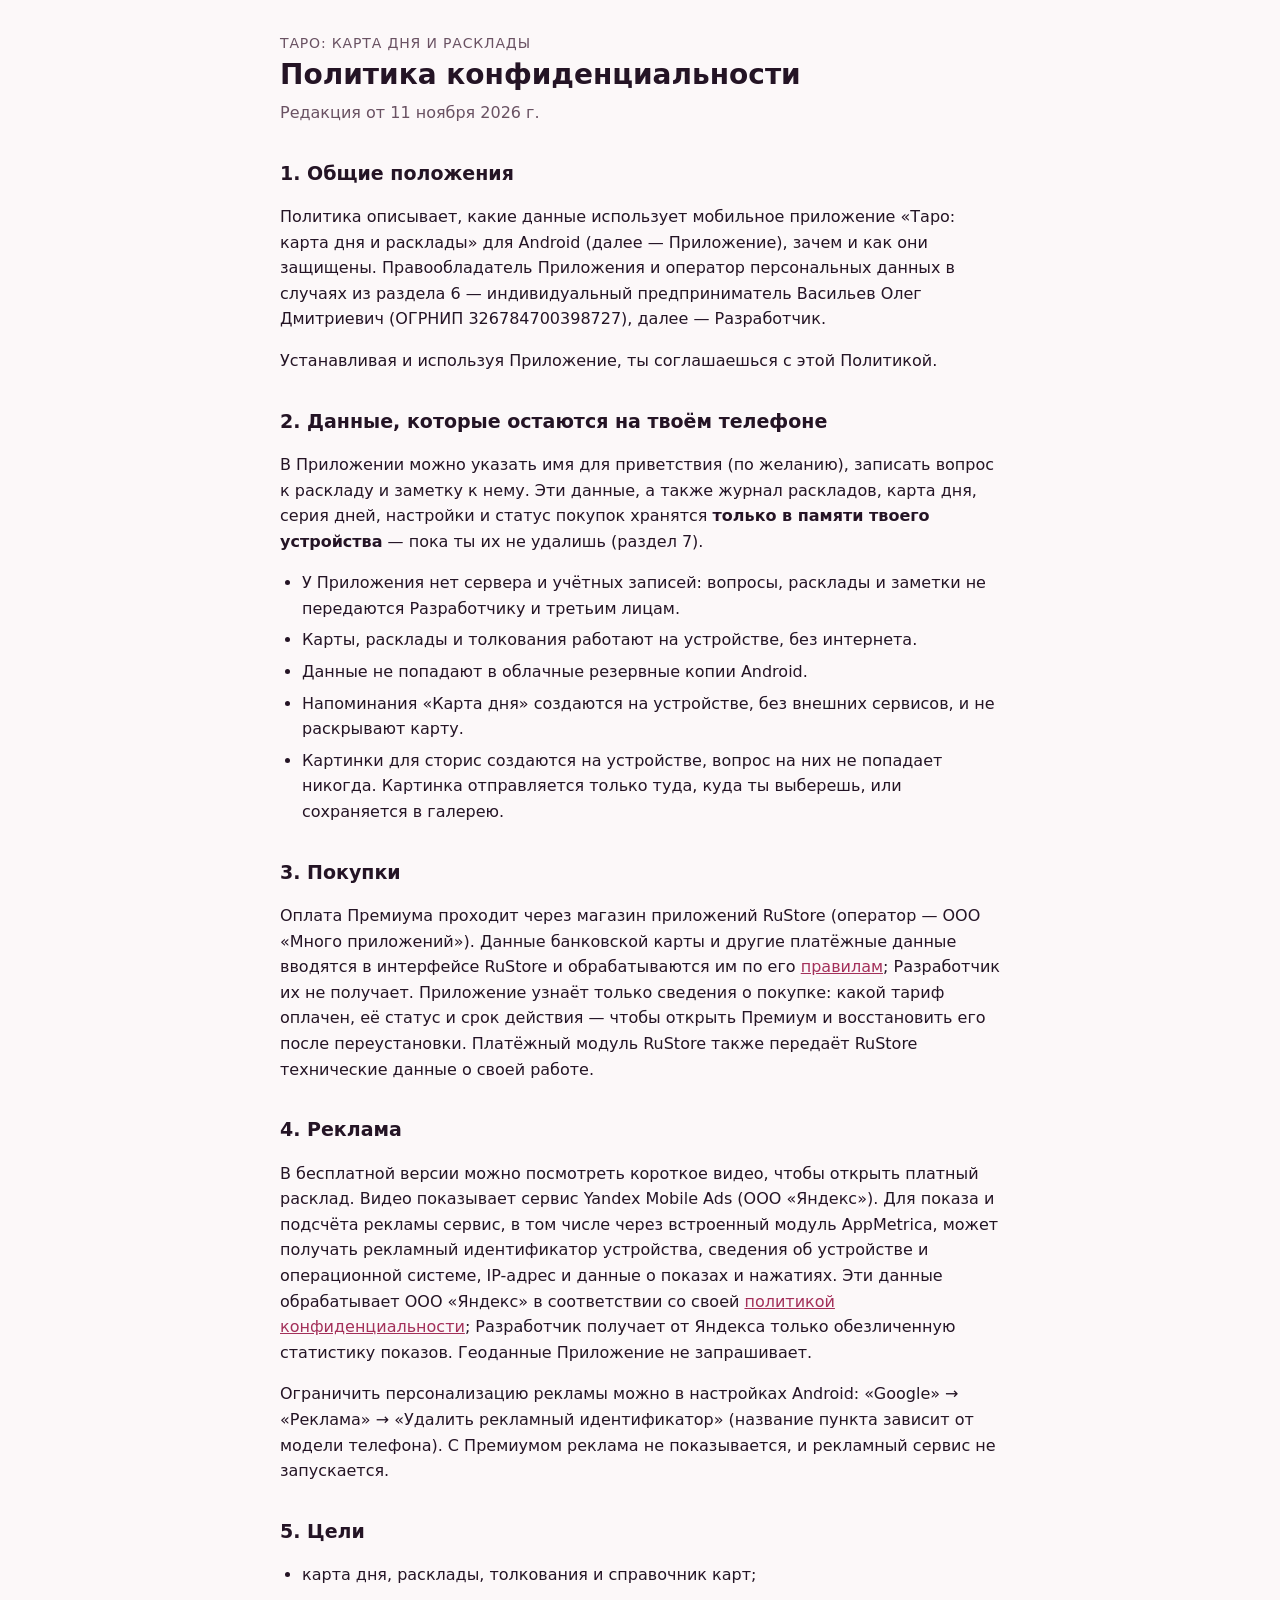
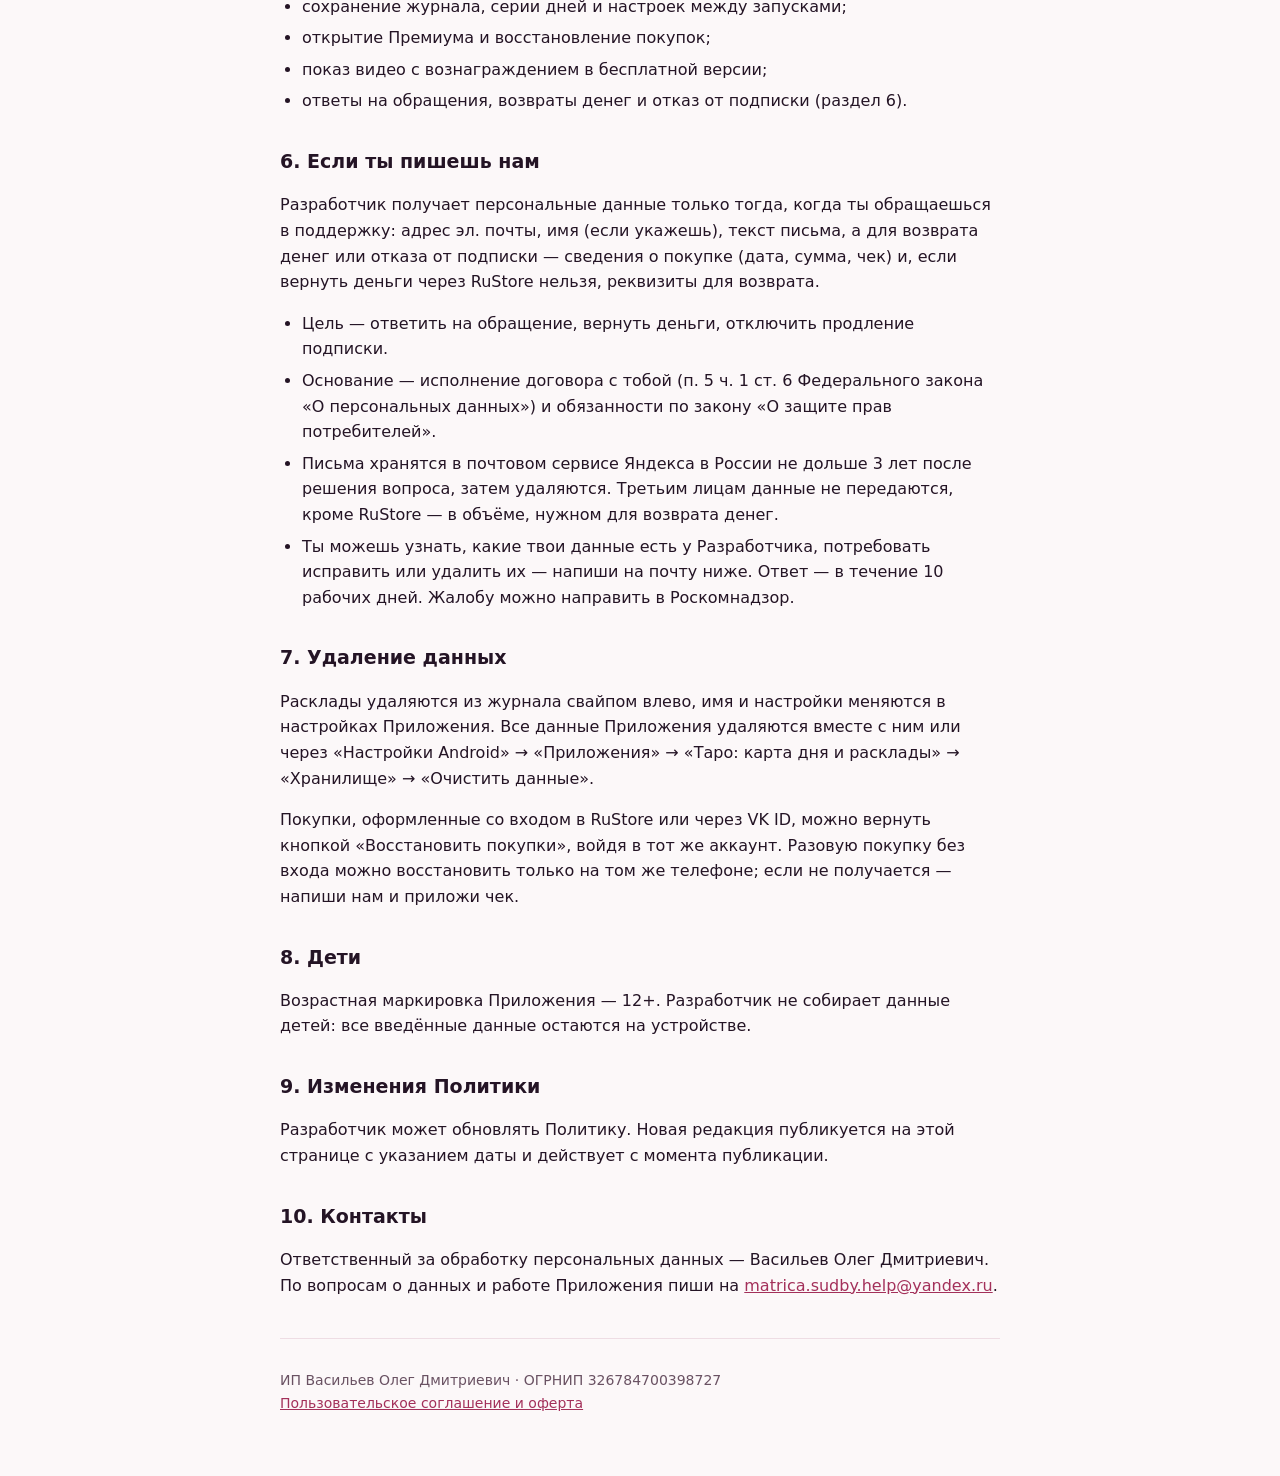
<file: privacy.html>
<!doctype html>
<html lang="ru">
  <head>
    <meta charset="utf-8" />
    <meta name="viewport" content="width=device-width, initial-scale=1" />
    <title>Политика конфиденциальности — Таро: карта дня и расклады</title>
    <link rel="stylesheet" href="style.css" />
  </head>
  <body>
    <main>
      <p class="app">Таро: карта дня и расклады</p>
      <h1>Политика конфиденциальности</h1>
      <p class="date">Редакция от 11 ноября 2026 г.</p>

      <h2>1. Общие положения</h2>
      <p>
        Политика описывает, какие данные использует мобильное приложение «Таро: карта дня и расклады» для Android
        (далее — Приложение), зачем и как они защищены. Правообладатель Приложения и оператор персональных данных в
        случаях из раздела 6 — индивидуальный предприниматель Васильев Олег Дмитриевич (ОГРНИП 326784700398727), далее —
        Разработчик.
      </p>
      <p>Устанавливая и используя Приложение, ты соглашаешься с этой Политикой.</p>

      <h2>2. Данные, которые остаются на твоём телефоне</h2>
      <p>
        В Приложении можно указать имя для приветствия (по желанию), записать вопрос к раскладу и заметку к нему. Эти
        данные, а также журнал раскладов, карта дня, серия дней, настройки и статус покупок хранятся
        <strong>только в памяти твоего устройства</strong> — пока ты их не удалишь (раздел 7).
      </p>
      <ul>
        <li>У Приложения нет сервера и учётных записей: вопросы, расклады и заметки не передаются Разработчику и третьим лицам.</li>
        <li>Карты, расклады и толкования работают на устройстве, без интернета.</li>
        <li>Данные не попадают в облачные резервные копии Android.</li>
        <li>Напоминания «Карта дня» создаются на устройстве, без внешних сервисов, и не раскрывают карту.</li>
        <li>
          Картинки для сторис создаются на устройстве, вопрос на них не попадает никогда. Картинка отправляется только
          туда, куда ты выберешь, или сохраняется в галерею.
        </li>
      </ul>

      <h2>3. Покупки</h2>
      <p>
        Оплата Премиума проходит через магазин приложений RuStore (оператор — ООО «Много приложений»). Данные банковской
        карты и другие платёжные данные вводятся в интерфейсе RuStore и обрабатываются им по его
        <a href="https://www.rustore.ru/help/legal/terms-of-use">правилам</a>; Разработчик их не получает. Приложение
        узнаёт только сведения о покупке: какой тариф оплачен, её статус и срок действия — чтобы открыть Премиум и
        восстановить его после переустановки. Платёжный модуль RuStore также передаёт RuStore технические данные о своей
        работе.
      </p>

      <h2>4. Реклама</h2>
      <p>
        В бесплатной версии можно посмотреть короткое видео, чтобы открыть платный расклад. Видео показывает сервис
        Yandex Mobile Ads (ООО «Яндекс»). Для показа и подсчёта рекламы сервис, в том числе через встроенный модуль
        AppMetrica, может получать рекламный идентификатор устройства, сведения об устройстве и операционной системе,
        IP-адрес и данные о показах и нажатиях. Эти данные обрабатывает ООО «Яндекс» в соответствии со своей
        <a href="https://yandex.ru/legal/confidential/">политикой конфиденциальности</a>; Разработчик получает от Яндекса
        только обезличенную статистику показов. Геоданные Приложение не запрашивает.
      </p>
      <p>
        Ограничить персонализацию рекламы можно в настройках Android: «Google» → «Реклама» → «Удалить рекламный
        идентификатор» (название пункта зависит от модели телефона). С Премиумом реклама не показывается, и рекламный
        сервис не запускается.
      </p>

      <h2>5. Цели</h2>
      <ul>
        <li>карта дня, расклады, толкования и справочник карт;</li>
        <li>сохранение журнала, серии дней и настроек между запусками;</li>
        <li>открытие Премиума и восстановление покупок;</li>
        <li>показ видео с вознаграждением в бесплатной версии;</li>
        <li>ответы на обращения, возвраты денег и отказ от подписки (раздел 6).</li>
      </ul>

      <h2>6. Если ты пишешь нам</h2>
      <p>
        Разработчик получает персональные данные только тогда, когда ты обращаешься в поддержку: адрес эл. почты, имя
        (если укажешь), текст письма, а для возврата денег или отказа от подписки — сведения о покупке (дата, сумма, чек)
        и, если вернуть деньги через RuStore нельзя, реквизиты для возврата.
      </p>
      <ul>
        <li>Цель — ответить на обращение, вернуть деньги, отключить продление подписки.</li>
        <li>
          Основание — исполнение договора с тобой (п. 5 ч. 1 ст. 6 Федерального закона «О персональных данных») и
          обязанности по закону «О защите прав потребителей».
        </li>
        <li>
          Письма хранятся в почтовом сервисе Яндекса в России не дольше 3 лет после решения вопроса, затем удаляются.
          Третьим лицам данные не передаются, кроме RuStore — в объёме, нужном для возврата денег.
        </li>
        <li>
          Ты можешь узнать, какие твои данные есть у Разработчика, потребовать исправить или удалить их — напиши на
          почту ниже. Ответ — в течение 10 рабочих дней. Жалобу можно направить в Роскомнадзор.
        </li>
      </ul>

      <h2>7. Удаление данных</h2>
      <p>
        Расклады удаляются из журнала свайпом влево, имя и настройки меняются в настройках Приложения. Все данные
        Приложения удаляются вместе с ним или через «Настройки Android» → «Приложения» → «Таро: карта дня и расклады» →
        «Хранилище» → «Очистить данные».
      </p>
      <p>
        Покупки, оформленные со входом в RuStore или через VK ID, можно вернуть кнопкой «Восстановить покупки», войдя в
        тот же аккаунт. Разовую покупку без входа можно восстановить только на том же телефоне; если не получается —
        напиши нам и приложи чек.
      </p>

      <h2>8. Дети</h2>
      <p>
        Возрастная маркировка Приложения — 12+. Разработчик не собирает данные детей: все введённые данные остаются на
        устройстве.
      </p>

      <h2>9. Изменения Политики</h2>
      <p>
        Разработчик может обновлять Политику. Новая редакция публикуется на этой странице с указанием даты и действует с
        момента публикации.
      </p>

      <h2>10. Контакты</h2>
      <p>
        Ответственный за обработку персональных данных — Васильев Олег Дмитриевич. По вопросам о данных и работе
        Приложения пиши на
        <a href="mailto:matrica.sudby.help@yandex.ru">matrica.sudby.help@yandex.ru</a>.
      </p>

      <footer>
        <p>
          ИП Васильев Олег Дмитриевич · ОГРНИП 326784700398727<br />
          <a href="terms.html">Пользовательское соглашение и оферта</a>
        </p>
      </footer>
    </main>
  </body>
</html>
</file>
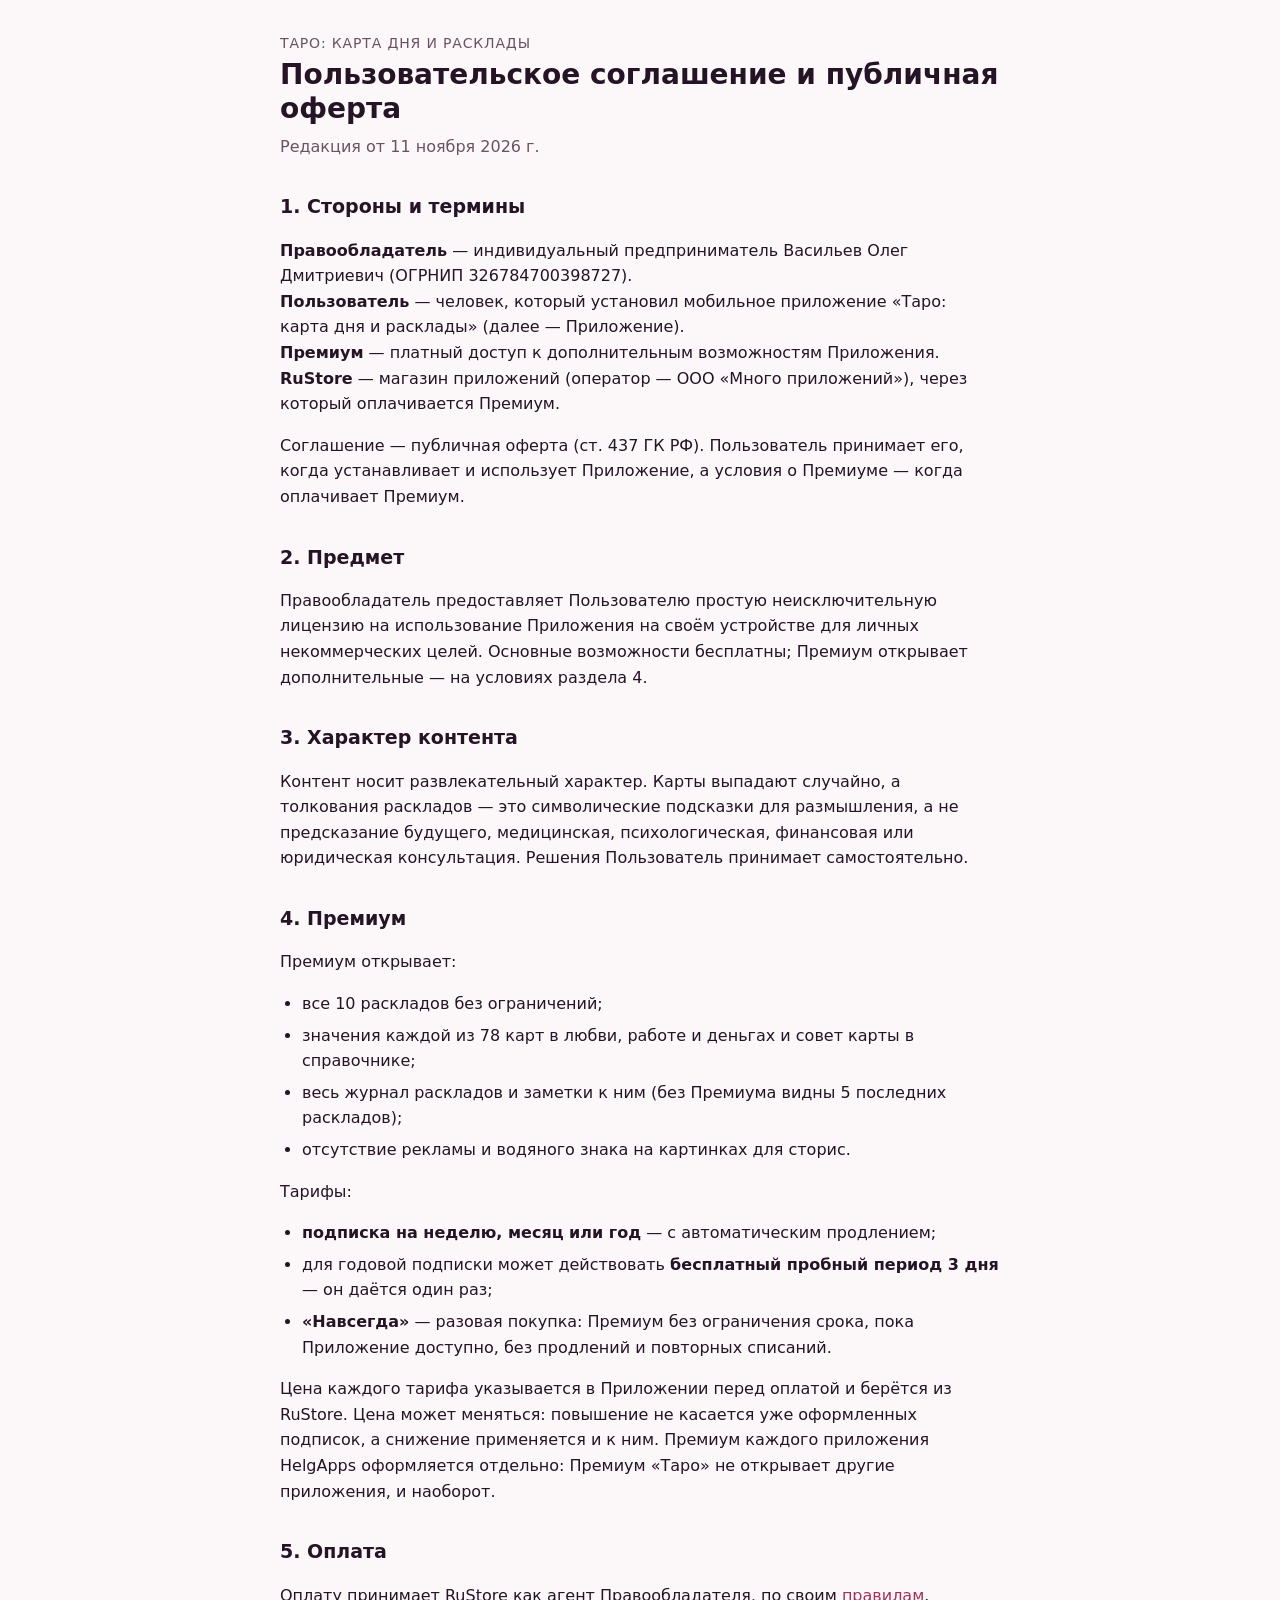
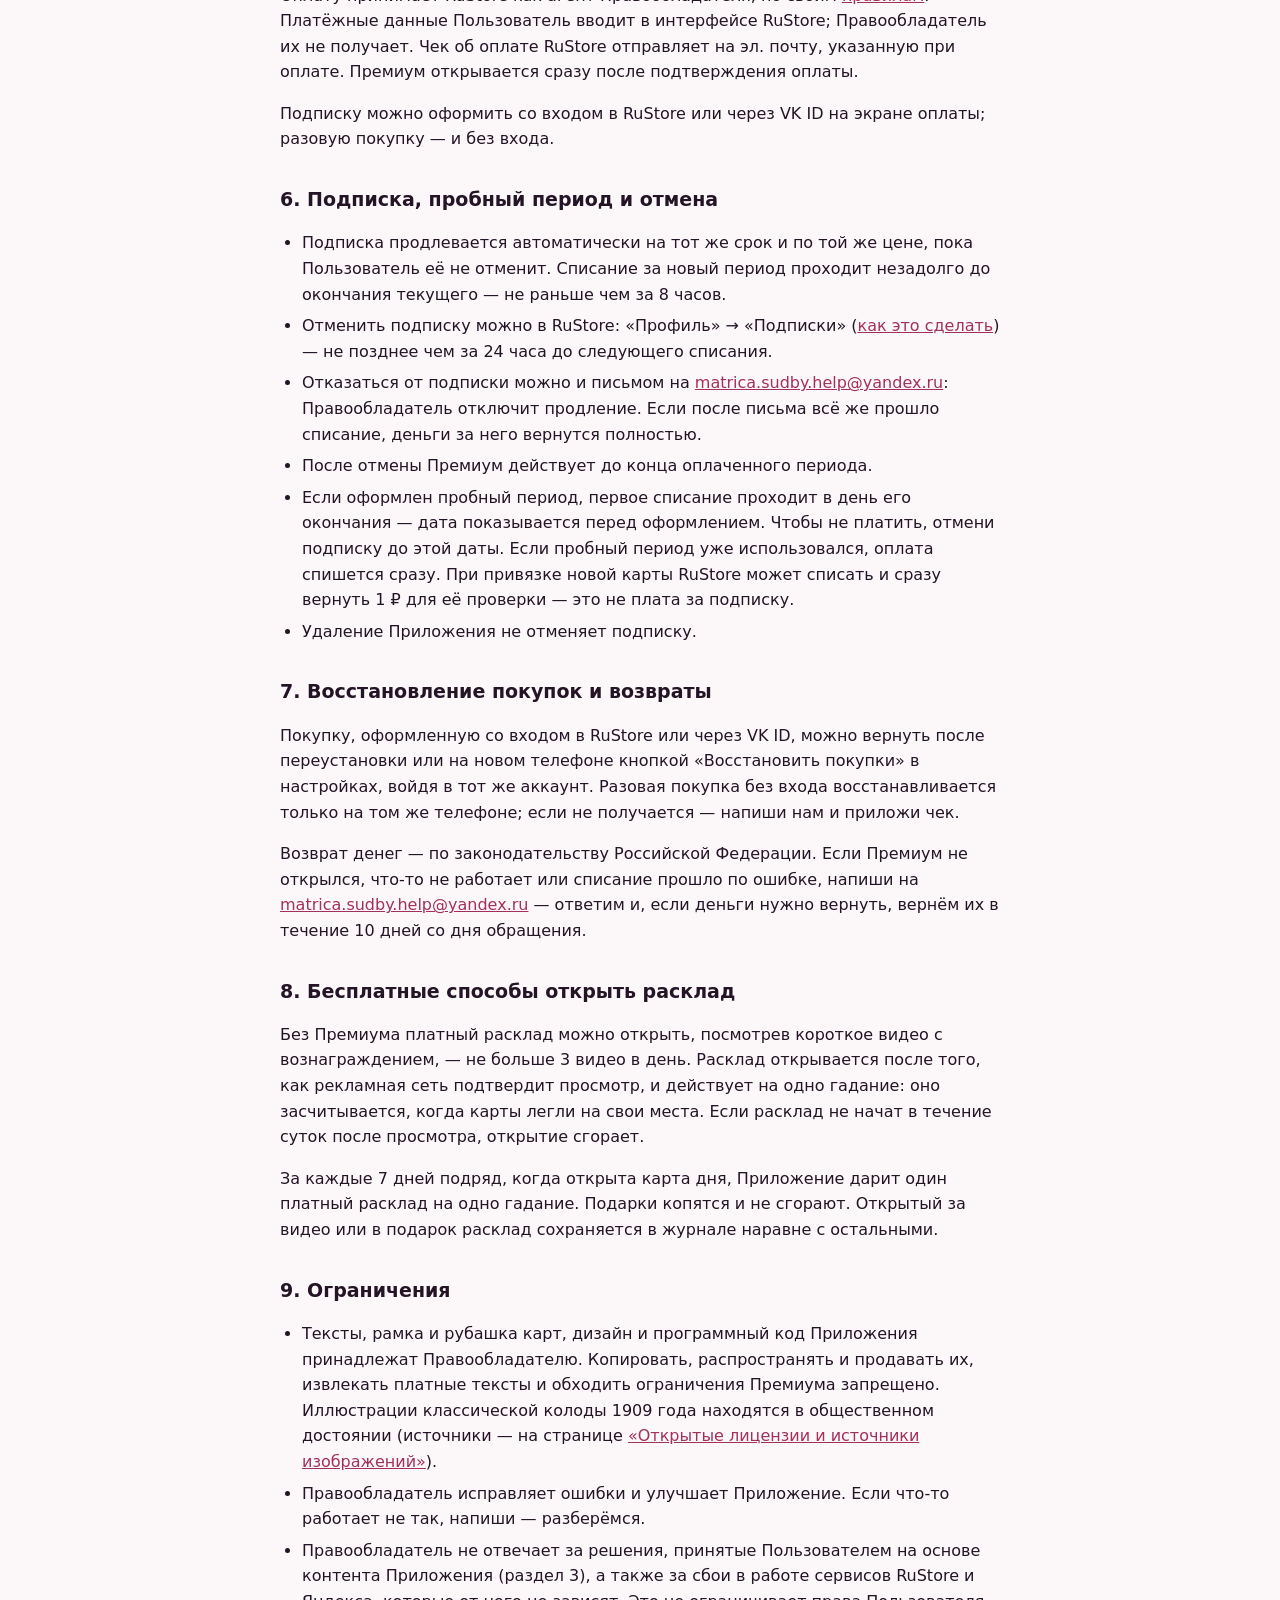
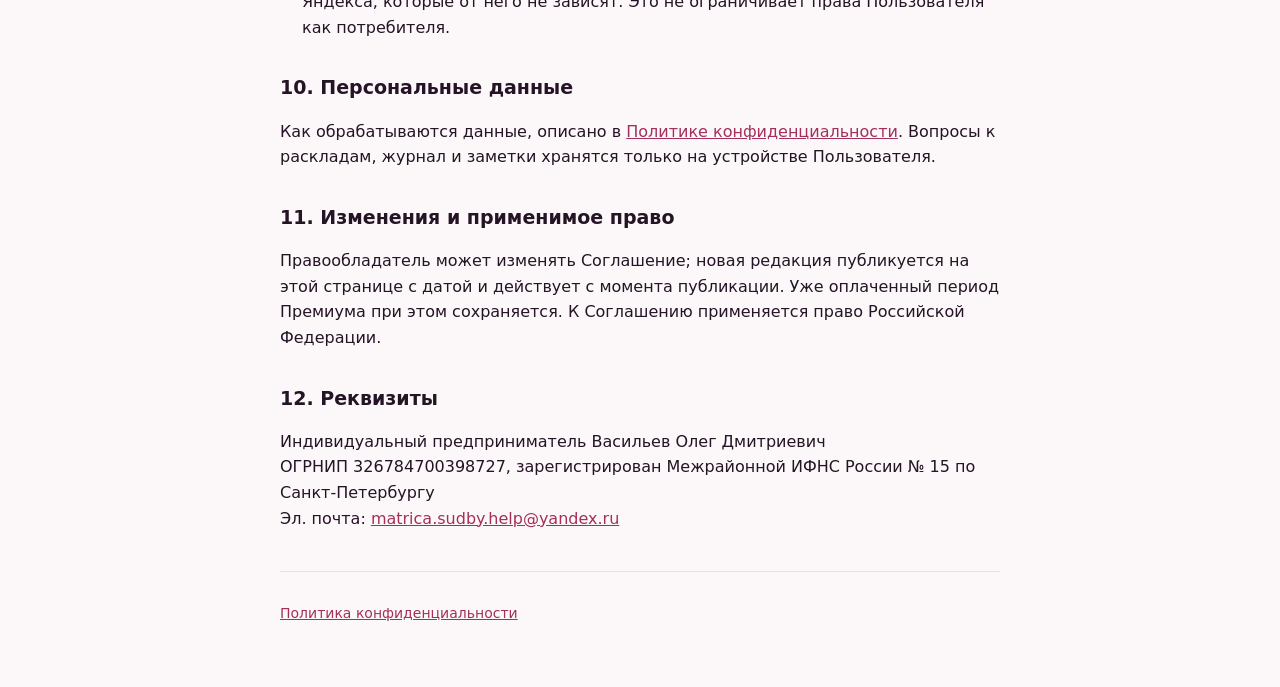
<file: terms.html>
<!doctype html>
<html lang="ru">
  <head>
    <meta charset="utf-8" />
    <meta name="viewport" content="width=device-width, initial-scale=1" />
    <title>Пользовательское соглашение и оферта — Таро: карта дня и расклады</title>
    <link rel="stylesheet" href="style.css" />
  </head>
  <body>
    <main>
      <p class="app">Таро: карта дня и расклады</p>
      <h1>Пользовательское соглашение и публичная оферта</h1>
      <p class="date">Редакция от 11 ноября 2026 г.</p>

      <h2>1. Стороны и термины</h2>
      <p>
        <strong>Правообладатель</strong> — индивидуальный предприниматель Васильев Олег Дмитриевич (ОГРНИП 326784700398727).<br />
        <strong>Пользователь</strong> — человек, который установил мобильное приложение «Таро: карта дня и расклады»
        (далее — Приложение).<br />
        <strong>Премиум</strong> — платный доступ к дополнительным возможностям Приложения.<br />
        <strong>RuStore</strong> — магазин приложений (оператор — ООО «Много приложений»), через который оплачивается Премиум.
      </p>
      <p>
        Соглашение — публичная оферта (ст. 437 ГК РФ). Пользователь принимает его, когда устанавливает и использует
        Приложение, а условия о Премиуме — когда оплачивает Премиум.
      </p>

      <h2>2. Предмет</h2>
      <p>
        Правообладатель предоставляет Пользователю простую неисключительную лицензию на использование Приложения на своём
        устройстве для личных некоммерческих целей. Основные возможности бесплатны; Премиум открывает дополнительные — на
        условиях раздела 4.
      </p>

      <h2>3. Характер контента</h2>
      <p>
        Контент носит развлекательный характер. Карты выпадают случайно, а толкования раскладов — это символические
        подсказки для размышления, а не предсказание будущего, медицинская, психологическая, финансовая или юридическая
        консультация. Решения Пользователь принимает самостоятельно.
      </p>

      <h2>4. Премиум</h2>
      <p>Премиум открывает:</p>
      <ul>
        <li>все 10 раскладов без ограничений;</li>
        <li>значения каждой из 78 карт в любви, работе и деньгах и совет карты в справочнике;</li>
        <li>весь журнал раскладов и заметки к ним (без Премиума видны 5 последних раскладов);</li>
        <li>отсутствие рекламы и водяного знака на картинках для сторис.</li>
      </ul>
      <p>Тарифы:</p>
      <ul>
        <li><strong>подписка на неделю, месяц или год</strong> — с автоматическим продлением;</li>
        <li>
          для годовой подписки может действовать <strong>бесплатный пробный период 3 дня</strong> — он даётся один раз;
        </li>
        <li>
          <strong>«Навсегда»</strong> — разовая покупка: Премиум без ограничения срока, пока Приложение доступно, без
          продлений и повторных списаний.
        </li>
      </ul>
      <p>
        Цена каждого тарифа указывается в Приложении перед оплатой и берётся из RuStore. Цена может меняться: повышение
        не касается уже оформленных подписок, а снижение применяется и к ним. Премиум каждого приложения HelgApps
        оформляется отдельно: Премиум «Таро» не открывает другие приложения, и наоборот.
      </p>

      <h2>5. Оплата</h2>
      <p>
        Оплату принимает RuStore как агент Правообладателя, по своим
        <a href="https://www.rustore.ru/help/legal/terms-of-use">правилам</a>. Платёжные данные Пользователь вводит в
        интерфейсе RuStore; Правообладатель их не получает. Чек об оплате RuStore отправляет на эл. почту, указанную при
        оплате. Премиум открывается сразу после подтверждения оплаты.
      </p>
      <p>
        Подписку можно оформить со входом в RuStore или через VK ID на экране оплаты; разовую покупку — и без входа.
      </p>

      <h2>6. Подписка, пробный период и отмена</h2>
      <ul>
        <li>
          Подписка продлевается автоматически на тот же срок и по той же цене, пока Пользователь её не отменит. Списание
          за новый период проходит незадолго до окончания текущего — не раньше чем за 8 часов.
        </li>
        <li>
          Отменить подписку можно в RuStore: «Профиль» → «Подписки»
          (<a href="https://www.rustore.ru/help/users/purchases-and-returns/subscription-management">как это сделать</a>)
          — не позднее чем за 24 часа до следующего списания.
        </li>
        <li>
          Отказаться от подписки можно и письмом на
          <a href="mailto:matrica.sudby.help@yandex.ru">matrica.sudby.help@yandex.ru</a>: Правообладатель отключит
          продление. Если после письма всё же прошло списание, деньги за него вернутся полностью.
        </li>
        <li>После отмены Премиум действует до конца оплаченного периода.</li>
        <li>
          Если оформлен пробный период, первое списание проходит в день его окончания — дата показывается перед
          оформлением. Чтобы не платить, отмени подписку до этой даты. Если пробный период уже использовался, оплата
          спишется сразу. При привязке новой карты RuStore может списать и сразу вернуть 1 ₽ для её проверки — это не плата за подписку.
        </li>
        <li>Удаление Приложения не отменяет подписку.</li>
      </ul>

      <h2>7. Восстановление покупок и возвраты</h2>
      <p>
        Покупку, оформленную со входом в RuStore или через VK ID, можно вернуть после переустановки или на новом телефоне
        кнопкой «Восстановить покупки» в настройках, войдя в тот же аккаунт. Разовая покупка без входа восстанавливается
        только на том же телефоне; если не получается — напиши нам и приложи чек.
      </p>
      <p>
        Возврат денег — по законодательству Российской Федерации. Если Премиум не открылся, что-то не работает или
        списание прошло по ошибке, напиши на
        <a href="mailto:matrica.sudby.help@yandex.ru">matrica.sudby.help@yandex.ru</a> — ответим и, если деньги нужно
        вернуть, вернём их в течение 10 дней со дня обращения.
      </p>

      <h2>8. Бесплатные способы открыть расклад</h2>
      <p>
        Без Премиума платный расклад можно открыть, посмотрев короткое видео с вознаграждением, — не больше 3 видео в день.
        Расклад открывается после того, как рекламная сеть подтвердит просмотр, и действует на одно гадание: оно
        засчитывается, когда карты легли на свои места. Если расклад не начат в течение суток после просмотра, открытие
        сгорает.
      </p>
      <p>
        За каждые 7 дней подряд, когда открыта карта дня, Приложение дарит один платный расклад на одно гадание. Подарки
        копятся и не сгорают. Открытый за видео или в подарок расклад сохраняется в журнале наравне с остальными.
      </p>

      <h2>9. Ограничения</h2>
      <ul>
        <li>
          Тексты, рамка и рубашка карт, дизайн и программный код Приложения принадлежат Правообладателю. Копировать,
          распространять и продавать их, извлекать платные тексты и обходить ограничения Премиума запрещено. Иллюстрации
          классической колоды 1909 года находятся в общественном достоянии (источники — на странице
          <a href="licenses.html">«Открытые лицензии и источники изображений»</a>).
        </li>
        <li>
          Правообладатель исправляет ошибки и улучшает Приложение. Если что-то работает не так, напиши — разберёмся.
        </li>
        <li>
          Правообладатель не отвечает за решения, принятые Пользователем на основе контента Приложения (раздел 3), а также
          за сбои в работе сервисов RuStore и Яндекса, которые от него не зависят. Это не ограничивает права Пользователя
          как потребителя.
        </li>
      </ul>

      <h2>10. Персональные данные</h2>
      <p>
        Как обрабатываются данные, описано в <a href="privacy.html">Политике конфиденциальности</a>. Вопросы к раскладам,
        журнал и заметки хранятся только на устройстве Пользователя.
      </p>

      <h2>11. Изменения и применимое право</h2>
      <p>
        Правообладатель может изменять Соглашение; новая редакция публикуется на этой странице с датой и действует с момента
        публикации. Уже оплаченный период Премиума при этом сохраняется. К Соглашению применяется право Российской
        Федерации.
      </p>

      <h2>12. Реквизиты</h2>
      <p>
        Индивидуальный предприниматель Васильев Олег Дмитриевич<br />
        ОГРНИП 326784700398727, зарегистрирован Межрайонной ИФНС России № 15 по Санкт-Петербургу<br />
        Эл. почта: <a href="mailto:matrica.sudby.help@yandex.ru">matrica.sudby.help@yandex.ru</a>
      </p>

      <footer>
        <p><a href="privacy.html">Политика конфиденциальности</a></p>
      </footer>
    </main>
  </body>
</html>
</file>
<file: style.css>
/* Страницы документов: светлые, читаемые на телефоне и компьютере. Цвета — из палитры приложения. */
:root {
  --bg: #fcf8f9;
  --text: #241425;
  --muted: #6a5263;
  --accent: #a3305a;
  --line: #eedde4;
  color-scheme: light dark;
}

@media (prefers-color-scheme: dark) {
  :root {
    --bg: #0b0820;
    --text: #f4f1ff;
    --muted: #c3b2bf;
    --accent: #e886a2;
    --line: #33203a;
  }
}

body {
  margin: 0;
  background: var(--bg);
  color: var(--text);
  font: 16px/1.6 system-ui, -apple-system, 'Segoe UI', Roboto, sans-serif;
}

main {
  max-width: 720px;
  margin: 0 auto;
  padding: 32px 16px 48px;
}

h1 {
  font-size: 28px;
  line-height: 1.2;
  margin: 4px 0 8px;
}

h2 {
  font-size: 19px;
  margin: 32px 0 8px;
}

a {
  color: var(--accent);
}

ul {
  padding-left: 22px;
}

li + li {
  margin-top: 6px;
}

.app,
.date {
  color: var(--muted);
  margin: 0;
}

.app {
  font-size: 14px;
  text-transform: uppercase;
  letter-spacing: 0.06em;
}

.links {
  list-style: none;
  padding: 0;
}

footer {
  margin-top: 40px;
  padding-top: 16px;
  border-top: 1px solid var(--line);
  color: var(--muted);
  font-size: 14px;
}

/* Открытые лицензии: тексты как есть, с переносом длинных строк */
.license pre {
  white-space: pre-wrap;
  overflow-wrap: anywhere;
  font-size: 12px;
  line-height: 1.5;
  padding: 12px;
  border: 1px solid var(--line);
  border-radius: 8px;
}
</file>
